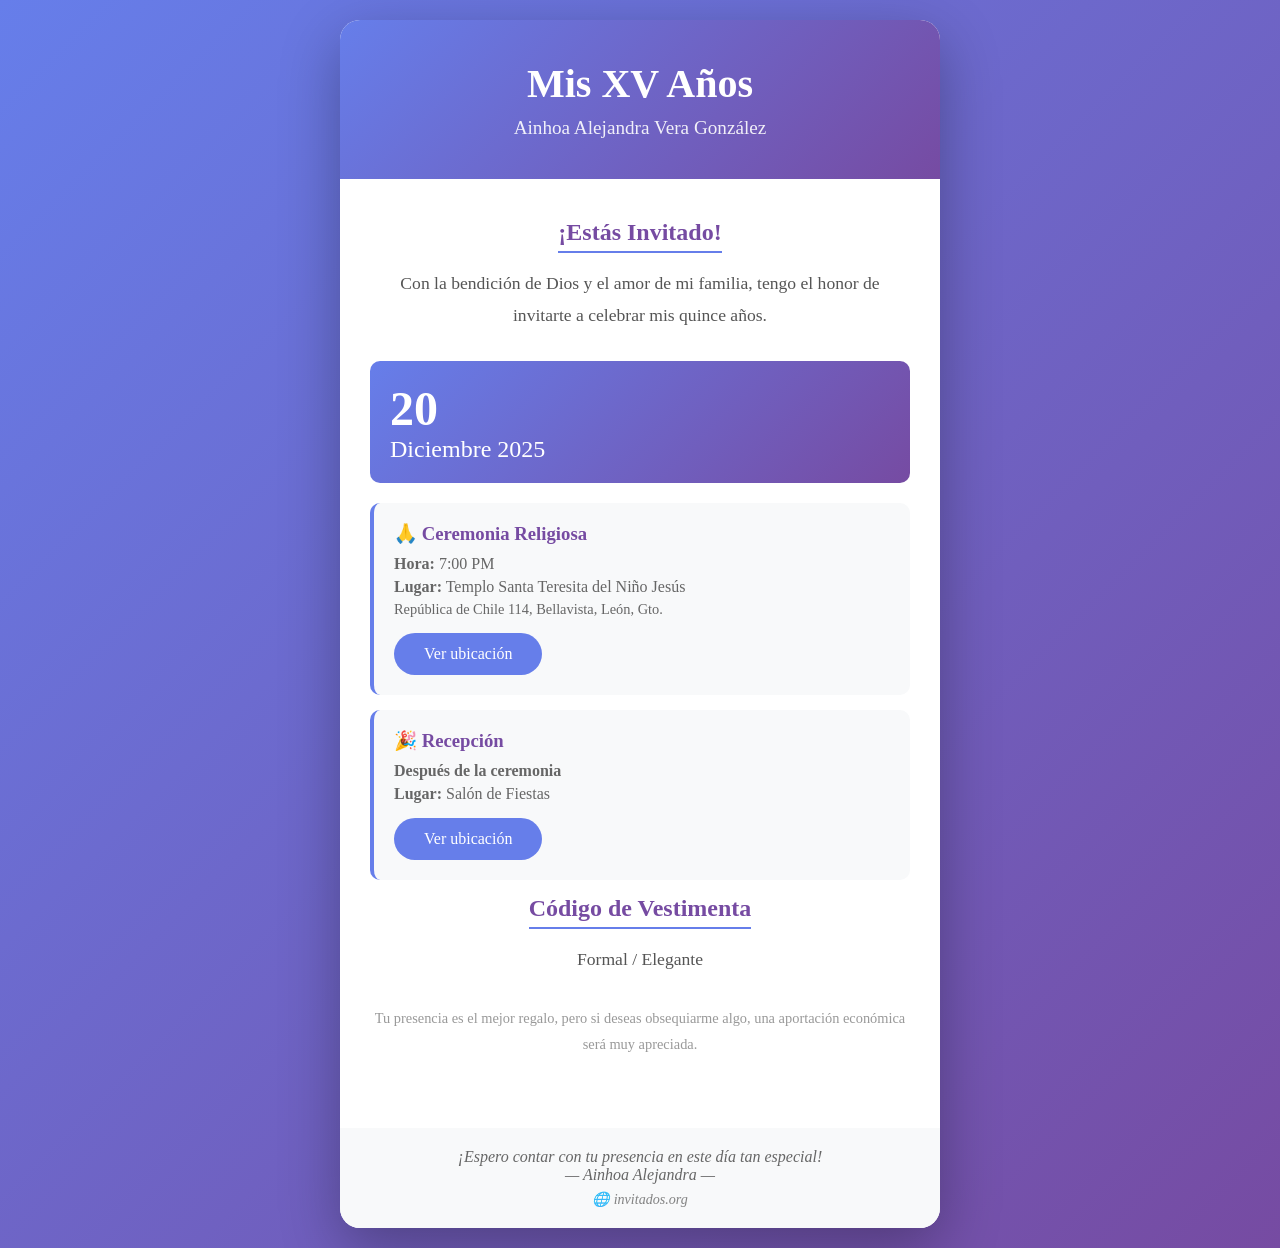
<file: index.html>
<!DOCTYPE html>
<html lang="es">
<head>
    <meta charset="UTF-8">
    <meta name="viewport" content="width=device-width, initial-scale=1.0">
    <title>XV Años - Ainhoa Alejandra</title>
    <style>
        * {
            margin: 0;
            padding: 0;
            box-sizing: border-box;
        }

        body {
            font-family: 'Georgia', serif;
            background: linear-gradient(135deg, #667eea 0%, #764ba2 100%);
            min-height: 100vh;
            display: flex;
            justify-content: center;
            align-items: center;
            padding: 20px;
        }

        .invitation-card {
            background: white;
            max-width: 600px;
            width: 100%;
            border-radius: 20px;
            box-shadow: 0 20px 60px rgba(0, 0, 0, 0.3);
            overflow: hidden;
            animation: fadeIn 1s ease-in;
        }

        @keyframes fadeIn {
            from { opacity: 0; transform: translateY(30px); }
            to { opacity: 1; transform: translateY(0); }
        }

        .header {
            background: linear-gradient(135deg, #667eea 0%, #764ba2 100%);
            color: white;
            padding: 40px 20px;
            text-align: center;
        }

        .header h1 {
            font-size: 2.5em;
            margin-bottom: 10px;
            font-family: 'Brush Script MT', cursive;
        }

        .header p {
            font-size: 1.2em;
            opacity: 0.9;
        }

        .content {
            padding: 40px 30px;
        }

        .section {
            margin-bottom: 30px;
            text-align: center;
        }

        .section h2 {
            color: #764ba2;
            font-size: 1.5em;
            margin-bottom: 15px;
            border-bottom: 2px solid #667eea;
            display: inline-block;
            padding-bottom: 5px;
        }

        .section p {
            color: #555;
            line-height: 1.8;
            font-size: 1.1em;
        }

        .date-box {
            background: linear-gradient(135deg, #667eea 0%, #764ba2 100%);
            color: white;
            padding: 20px;
            border-radius: 10px;
            margin: 20px 0;
        }

        .date-box .day {
            font-size: 3em;
            font-weight: bold;
        }

        .date-box .month {
            font-size: 1.5em;
        }

        .event-details {
            background: #f8f9fa;
            padding: 20px;
            border-radius: 10px;
            margin: 15px 0;
            border-left: 4px solid #667eea;
        }

        .event-details h3 {
            color: #764ba2;
            margin-bottom: 10px;
        }

        .event-details p {
            color: #666;
            margin: 5px 0;
        }

        .map-button {
            display: inline-block;
            background: #667eea;
            color: white;
            padding: 12px 30px;
            border-radius: 25px;
            text-decoration: none;
            margin-top: 10px;
            transition: all 0.3s;
        }

        .map-button:hover {
            background: #764ba2;
            transform: translateY(-2px);
            box-shadow: 0 5px 15px rgba(0, 0, 0, 0.2);
        }

        .footer {
            background: #f8f9fa;
            padding: 20px;
            text-align: center;
            color: #666;
            font-style: italic;
        }

        @media (max-width: 600px) {
            .header h1 {
                font-size: 2em;
            }

            .date-box .day {
                font-size: 2em;
            }
        }
    </style>
    <link rel="icon" type="image/svg+xml" href="favicon.svg">
</head>
<body>
    <div class="invitation-card">
        <div class="header">
            <h1>Mis XV Años</h1>
            <p>Ainhoa Alejandra Vera González</p>
        </div>

        <div class="content">
            <div class="section">
                <h2>¡Estás Invitado!</h2>
                <p>Con la bendición de Dios y el amor de mi familia, tengo el honor de invitarte a celebrar mis quince años.</p>
            </div>

            <div class="date-box">
                <div class="day">20</div>
                <div class="month">Diciembre 2025</div>
            </div>

            <div class="event-details">
                <h3>🙏 Ceremonia Religiosa</h3>
                <p><strong>Hora:</strong> 7:00 PM</p>
                <p><strong>Lugar:</strong> Templo Santa Teresita del Niño Jesús</p>
                <p style="font-size: 0.9em;">República de Chile 114, Bellavista, León, Gto.</p>
                <a href="https://maps.app.goo.gl/U2JQNBPdKs8aVS6W8" class="map-button" target="_blank">Ver ubicación</a>
            </div>

            <div class="event-details">
                <h3>🎉 Recepción</h3>
                <p><strong>Después de la ceremonia</strong></p>
                <p><strong>Lugar:</strong> Salón de Fiestas</p>
                <a href="https://maps.app.goo.gl/Rc1vudPT85M9g4hc9?g_st=aw" class="map-button" target="_blank">Ver ubicación</a>
            </div>

            <div class="section">
                <h2>Código de Vestimenta</h2>
                <p>Formal / Elegante</p>
            </div>

            <div class="section">
                <p style="font-size: 0.9em; color: #999;">
                    Tu presencia es el mejor regalo, pero si deseas obsequiarme algo,
                    una aportación económica será muy apreciada.
                </p>
            </div>
        </div>

        <div class="footer">
            <p>¡Espero contar con tu presencia en este día tan especial!</p>
            <p>— Ainhoa Alejandra —</p>
        </div>
    </div>
    <script src="js/visitas.js?v=1"></script>

    <script src="js/rsvp-guest.js"></script>
<script src="js/foro7-footer.js"></script>
</body>
</html>
</file>
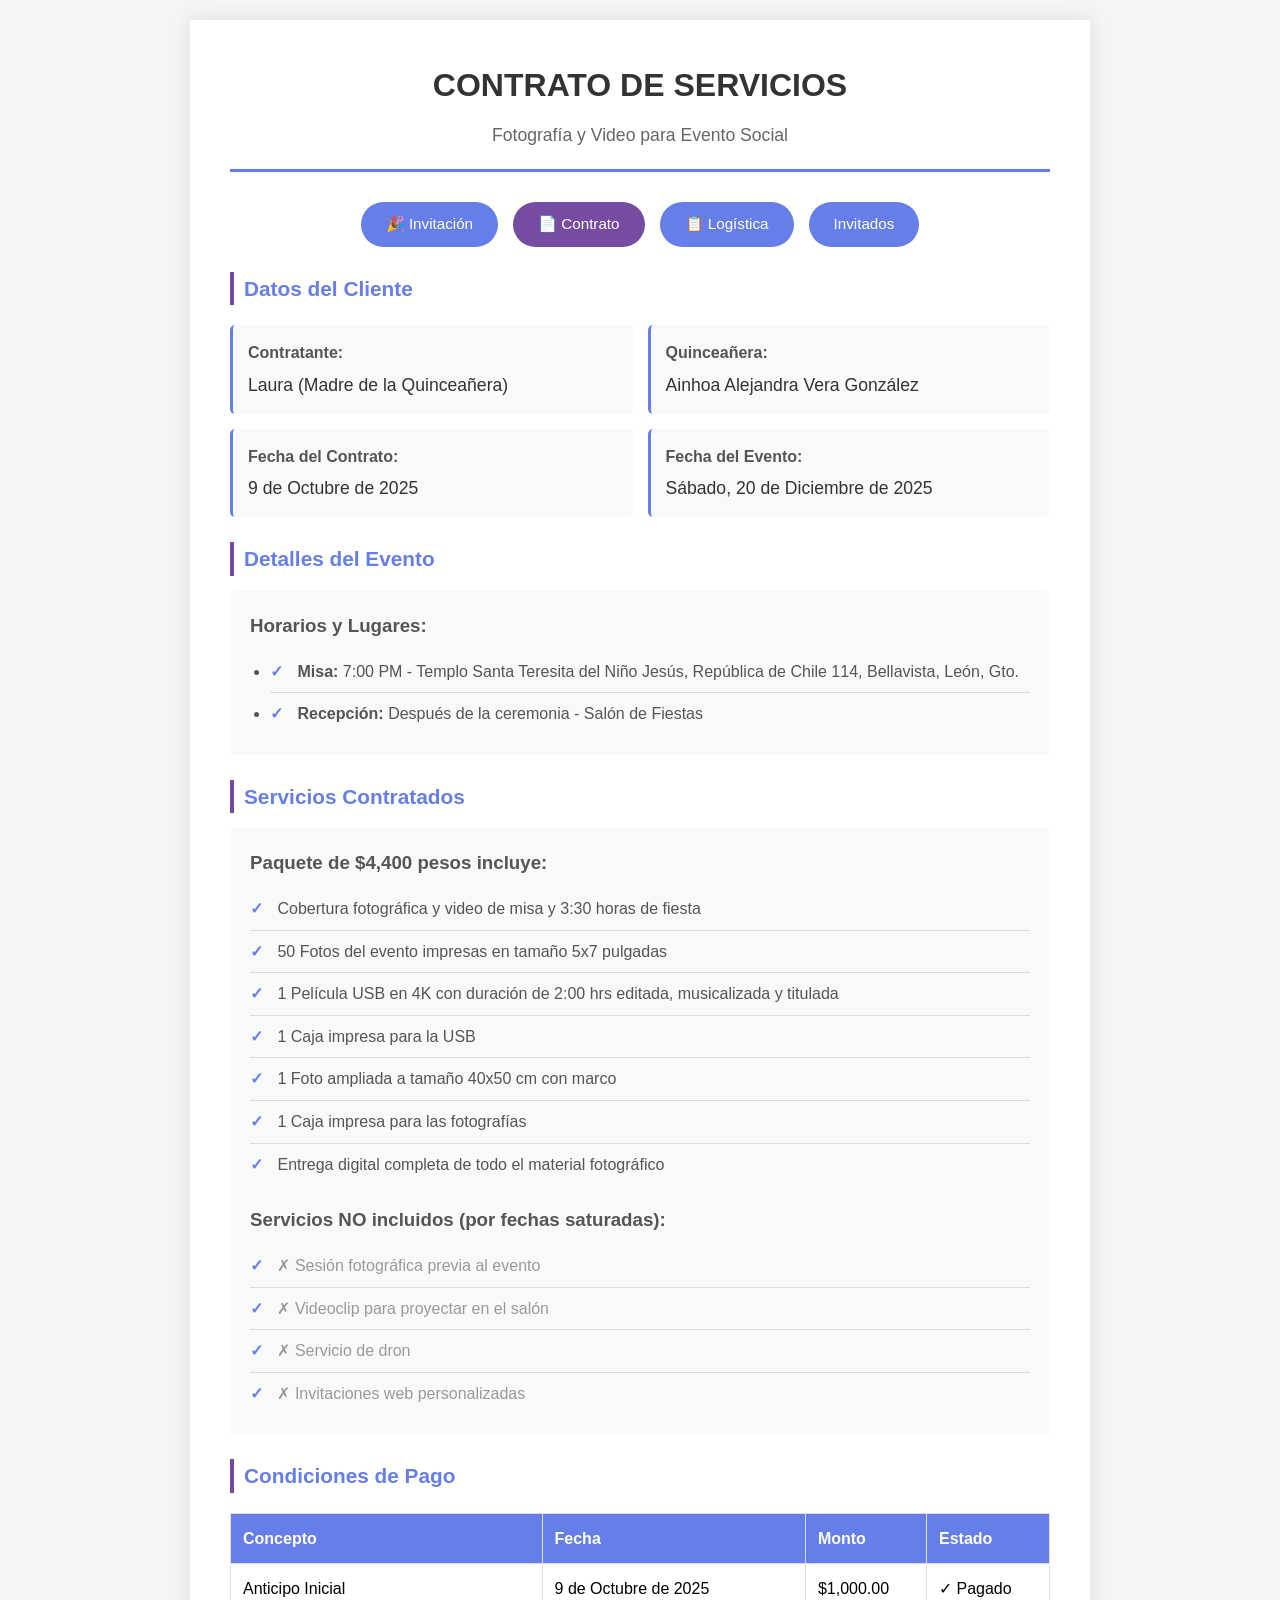
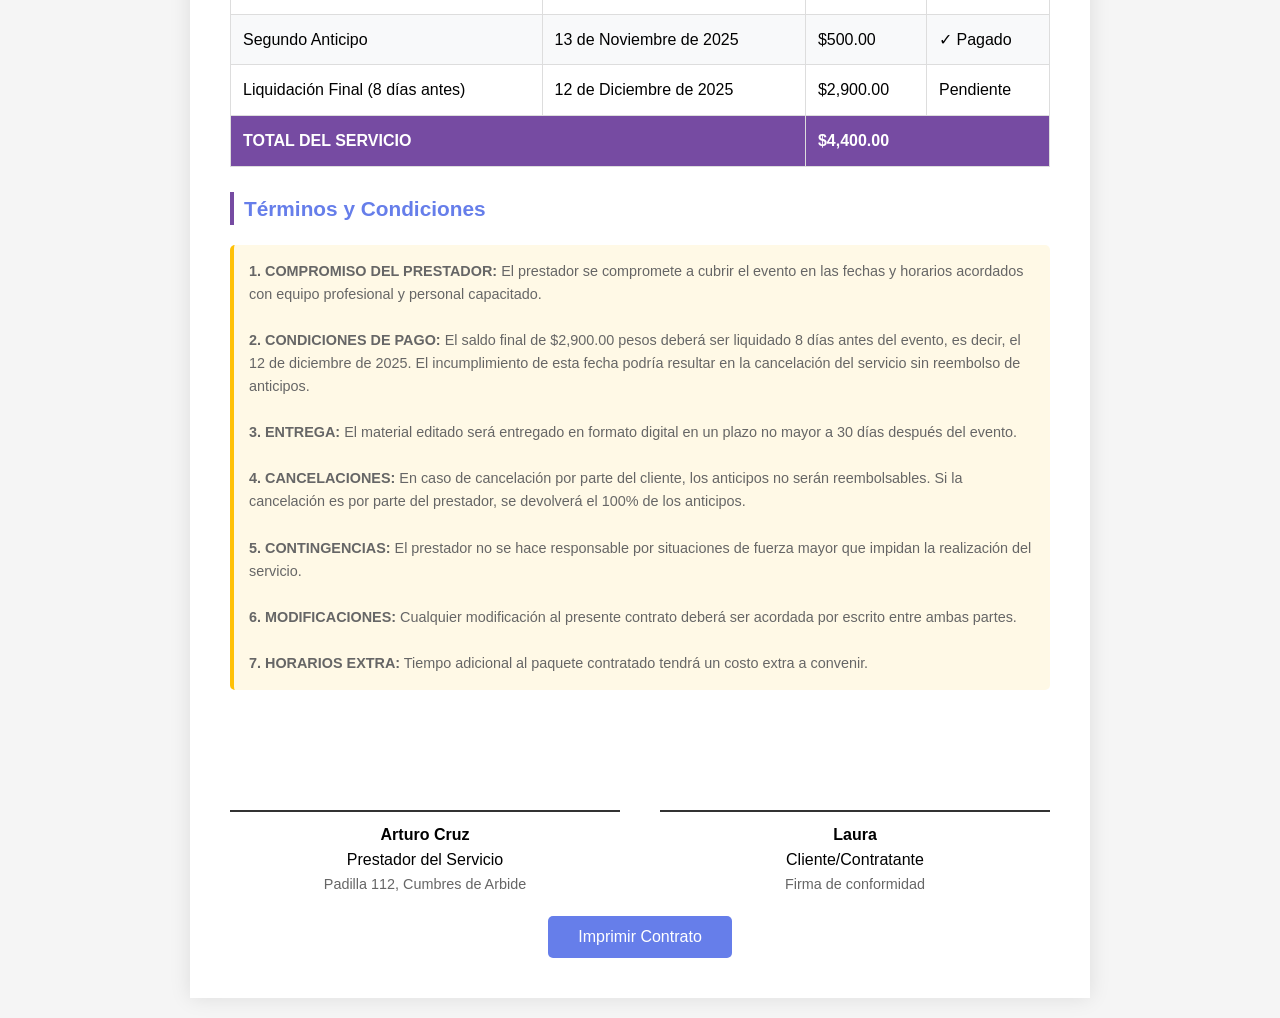
<file: contrato.html>
<!DOCTYPE html>
<html lang="es">
<head>
    <meta charset="UTF-8">
    <meta name="viewport" content="width=device-width, initial-scale=1.0">
    <title>Contrato - Servicio de Fotografía y Video</title>
    <style>
        * {
            margin: 0;
            padding: 0;
            box-sizing: border-box;
        }

        body {
            font-family: 'Arial', sans-serif;
            background: #f5f5f5;
            padding: 20px;
            line-height: 1.6;
        }

        .contract-container {
            max-width: 900px;
            margin: 0 auto;
            background: white;
            padding: 40px;
            box-shadow: 0 0 20px rgba(0, 0, 0, 0.1);
        }

        .header {
            text-align: center;
            margin-bottom: 30px;
            border-bottom: 3px solid #667eea;
            padding-bottom: 20px;
        }

        .header h1 {
            color: #333;
            font-size: 2em;
            margin-bottom: 10px;
        }

        .header p {
            color: #666;
            font-size: 1.1em;
        }

        .section {
            margin: 25px 0;
        }

        .section h2 {
            color: #667eea;
            font-size: 1.3em;
            margin-bottom: 15px;
            border-left: 4px solid #764ba2;
            padding-left: 10px;
        }

        .info-grid {
            display: grid;
            grid-template-columns: 1fr 1fr;
            gap: 15px;
            margin: 20px 0;
        }

        .info-item {
            background: #f8f9fa;
            padding: 15px;
            border-radius: 5px;
            border-left: 3px solid #667eea;
        }

        .info-item label {
            font-weight: bold;
            color: #555;
            display: block;
            margin-bottom: 5px;
        }

        .info-item p {
            color: #333;
            font-size: 1.1em;
        }

        .services-list {
            background: #f8f9fa;
            padding: 20px;
            border-radius: 5px;
            margin: 15px 0;
        }

        .services-list ul {
            list-style: none;
            padding-left: 0;
        }

        .services-list li {
            padding: 8px 0;
            border-bottom: 1px solid #ddd;
            color: #555;
        }

        .services-list li:before {
            content: "✓ ";
            color: #667eea;
            font-weight: bold;
            margin-right: 10px;
        }

        .services-list li:last-child {
            border-bottom: none;
        }

        .payment-table {
            width: 100%;
            border-collapse: collapse;
            margin: 20px 0;
        }

        .payment-table th,
        .payment-table td {
            padding: 12px;
            text-align: left;
            border: 1px solid #ddd;
        }

        .payment-table th {
            background: #667eea;
            color: white;
        }

        .payment-table tr:nth-child(even) {
            background: #f8f9fa;
        }

        .total-row {
            background: #764ba2 !important;
            color: white;
            font-weight: bold;
        }

        .signature-area {
            display: grid;
            grid-template-columns: 1fr 1fr;
            gap: 40px;
            margin-top: 60px;
        }

        .signature-box {
            text-align: center;
        }

        .signature-line {
            border-top: 2px solid #333;
            margin-top: 60px;
            padding-top: 10px;
        }

        .terms {
            background: #fff9e6;
            padding: 15px;
            border-radius: 5px;
            border-left: 4px solid #ffc107;
            margin: 20px 0;
            font-size: 0.9em;
            color: #666;
        }

        .nav-links {
            display: flex;
            justify-content: center;
            gap: 15px;
            margin: 20px 0;
            flex-wrap: wrap;
        }

        .nav-links a {
            display: inline-block;
            background: #667eea;
            color: white;
            padding: 10px 25px;
            border-radius: 25px;
            text-decoration: none;
            transition: all 0.3s;
            font-size: 0.95em;
        }

        .nav-links a:hover {
            background: #764ba2;
            transform: translateY(-2px);
            box-shadow: 0 5px 15px rgba(0, 0, 0, 0.2);
        }

        .nav-links a.active {
            background: #764ba2;
        }

        .print-button {
            background: #667eea;
            color: white;
            border: none;
            padding: 12px 30px;
            border-radius: 5px;
            cursor: pointer;
            font-size: 1em;
            margin-top: 20px;
            display: block;
            margin-left: auto;
            margin-right: auto;
        }

        .print-button:hover {
            background: #764ba2;
        }

        @media print {
            body {
                background: white;
                padding: 0;
            }
            .print-button,
            .nav-links {
                display: none;
            }
        }

        @media (max-width: 768px) {
            .info-grid,
            .signature-area {
                grid-template-columns: 1fr;
            }
        }
    </style>
    <link rel="icon" type="image/svg+xml" href="favicon.svg">
</head>
<body>
    <div class="contract-container">
        <div class="header">
            <h1>CONTRATO DE SERVICIOS</h1>
            <p>Fotografía y Video para Evento Social</p>
        </div>

        <div class="nav-links">
            <a href="index.html">🎉 Invitación</a>
            <a href="contrato.html" class="active">📄 Contrato</a>
            <a href="logistica.html">📋 Logística</a>
        
            <a href="invitados.html">Invitados</a>
        </div>

        <div class="section">
            <h2>Datos del Cliente</h2>
            <div class="info-grid">
                <div class="info-item">
                    <label>Contratante:</label>
                    <p>Laura (Madre de la Quinceañera)</p>
                </div>
                <div class="info-item">
                    <label>Quinceañera:</label>
                    <p>Ainhoa Alejandra Vera González</p>
                </div>
                <div class="info-item">
                    <label>Fecha del Contrato:</label>
                    <p>9 de Octubre de 2025</p>
                </div>
                <div class="info-item">
                    <label>Fecha del Evento:</label>
                    <p>Sábado, 20 de Diciembre de 2025</p>
                </div>
            </div>
        </div>

        <div class="section">
            <h2>Detalles del Evento</h2>
            <div class="services-list">
                <h3 style="color: #555; margin-bottom: 10px;">Horarios y Lugares:</h3>
                <ul style="list-style: disc; padding-left: 20px;">
                    <li><strong>Misa:</strong> 7:00 PM - Templo Santa Teresita del Niño Jesús, República de Chile 114, Bellavista, León, Gto.</li>
                    <li><strong>Recepción:</strong> Después de la ceremonia - Salón de Fiestas</li>
                </ul>
            </div>
        </div>

        <div class="section">
            <h2>Servicios Contratados</h2>
            <div class="services-list">
                <h3 style="color: #555; margin-bottom: 10px;">Paquete de $4,400 pesos incluye:</h3>
                <ul>
                    <li>Cobertura fotográfica y video de misa y 3:30 horas de fiesta</li>
                    <li>50 Fotos del evento impresas en tamaño 5x7 pulgadas</li>
                    <li>1 Película USB en 4K con duración de 2:00 hrs editada, musicalizada y titulada</li>
                    <li>1 Caja impresa para la USB</li>
                    <li>1 Foto ampliada a tamaño 40x50 cm con marco</li>
                    <li>1 Caja impresa para las fotografías</li>
                    <li>Entrega digital completa de todo el material fotográfico</li>
                </ul>

                <h3 style="color: #555; margin: 20px 0 10px 0;">Servicios NO incluidos (por fechas saturadas):</h3>
                <ul style="list-style: none;">
                    <li style="color: #999;">✗ Sesión fotográfica previa al evento</li>
                    <li style="color: #999;">✗ Videoclip para proyectar en el salón</li>
                    <li style="color: #999;">✗ Servicio de dron</li>
                    <li style="color: #999;">✗ Invitaciones web personalizadas</li>
                </ul>
            </div>
        </div>

        <div class="section">
            <h2>Condiciones de Pago</h2>
            <table class="payment-table">
                <thead>
                    <tr>
                        <th>Concepto</th>
                        <th>Fecha</th>
                        <th>Monto</th>
                        <th>Estado</th>
                    </tr>
                </thead>
                <tbody>
                    <tr>
                        <td>Anticipo Inicial</td>
                        <td>9 de Octubre de 2025</td>
                        <td>$1,000.00</td>
                        <td>✓ Pagado</td>
                    </tr>
                    <tr>
                        <td>Segundo Anticipo</td>
                        <td>13 de Noviembre de 2025</td>
                        <td>$500.00</td>
                        <td>✓ Pagado</td>
                    </tr>
                    <tr>
                        <td>Liquidación Final (8 días antes)</td>
                        <td>12 de Diciembre de 2025</td>
                        <td>$2,900.00</td>
                        <td>Pendiente</td>
                    </tr>
                    <tr class="total-row">
                        <td colspan="2"><strong>TOTAL DEL SERVICIO</strong></td>
                        <td colspan="2"><strong>$4,400.00</strong></td>
                    </tr>
                </tbody>
            </table>
        </div>

        <div class="section">
            <h2>Términos y Condiciones</h2>
            <div class="terms">
                <p><strong>1. COMPROMISO DEL PRESTADOR:</strong> El prestador se compromete a cubrir el evento en las fechas y horarios acordados con equipo profesional y personal capacitado.</p>
                <br>
                <p><strong>2. CONDICIONES DE PAGO:</strong> El saldo final de $2,900.00 pesos deberá ser liquidado 8 días antes del evento, es decir, el 12 de diciembre de 2025. El incumplimiento de esta fecha podría resultar en la cancelación del servicio sin reembolso de anticipos.</p>
                <br>
                <p><strong>3. ENTREGA:</strong> El material editado será entregado en formato digital en un plazo no mayor a 30 días después del evento.</p>
                <br>
                <p><strong>4. CANCELACIONES:</strong> En caso de cancelación por parte del cliente, los anticipos no serán reembolsables. Si la cancelación es por parte del prestador, se devolverá el 100% de los anticipos.</p>
                <br>
                <p><strong>5. CONTINGENCIAS:</strong> El prestador no se hace responsable por situaciones de fuerza mayor que impidan la realización del servicio.</p>
                <br>
                <p><strong>6. MODIFICACIONES:</strong> Cualquier modificación al presente contrato deberá ser acordada por escrito entre ambas partes.</p>
                <br>
                <p><strong>7. HORARIOS EXTRA:</strong> Tiempo adicional al paquete contratado tendrá un costo extra a convenir.</p>
            </div>
        </div>

        <div class="signature-area">
            <div class="signature-box">
                <div class="signature-line">
                    <p><strong>Arturo Cruz</strong></p>
                    <p>Prestador del Servicio</p>
                    <p style="font-size: 0.9em; color: #666;">Padilla 112, Cumbres de Arbide</p>
                </div>
            </div>
            <div class="signature-box">
                <div class="signature-line">
                    <p><strong>Laura</strong></p>
                    <p>Cliente/Contratante</p>
                    <p style="font-size: 0.9em; color: #666;">Firma de conformidad</p>
                </div>
            </div>
        </div>

        <button class="print-button" onclick="window.print()">Imprimir Contrato</button>
    </div>
    <script src="js/visitas.js?v=1"></script>

<script src="js/foro7-footer.js"></script>
</body>
</html>
</file>
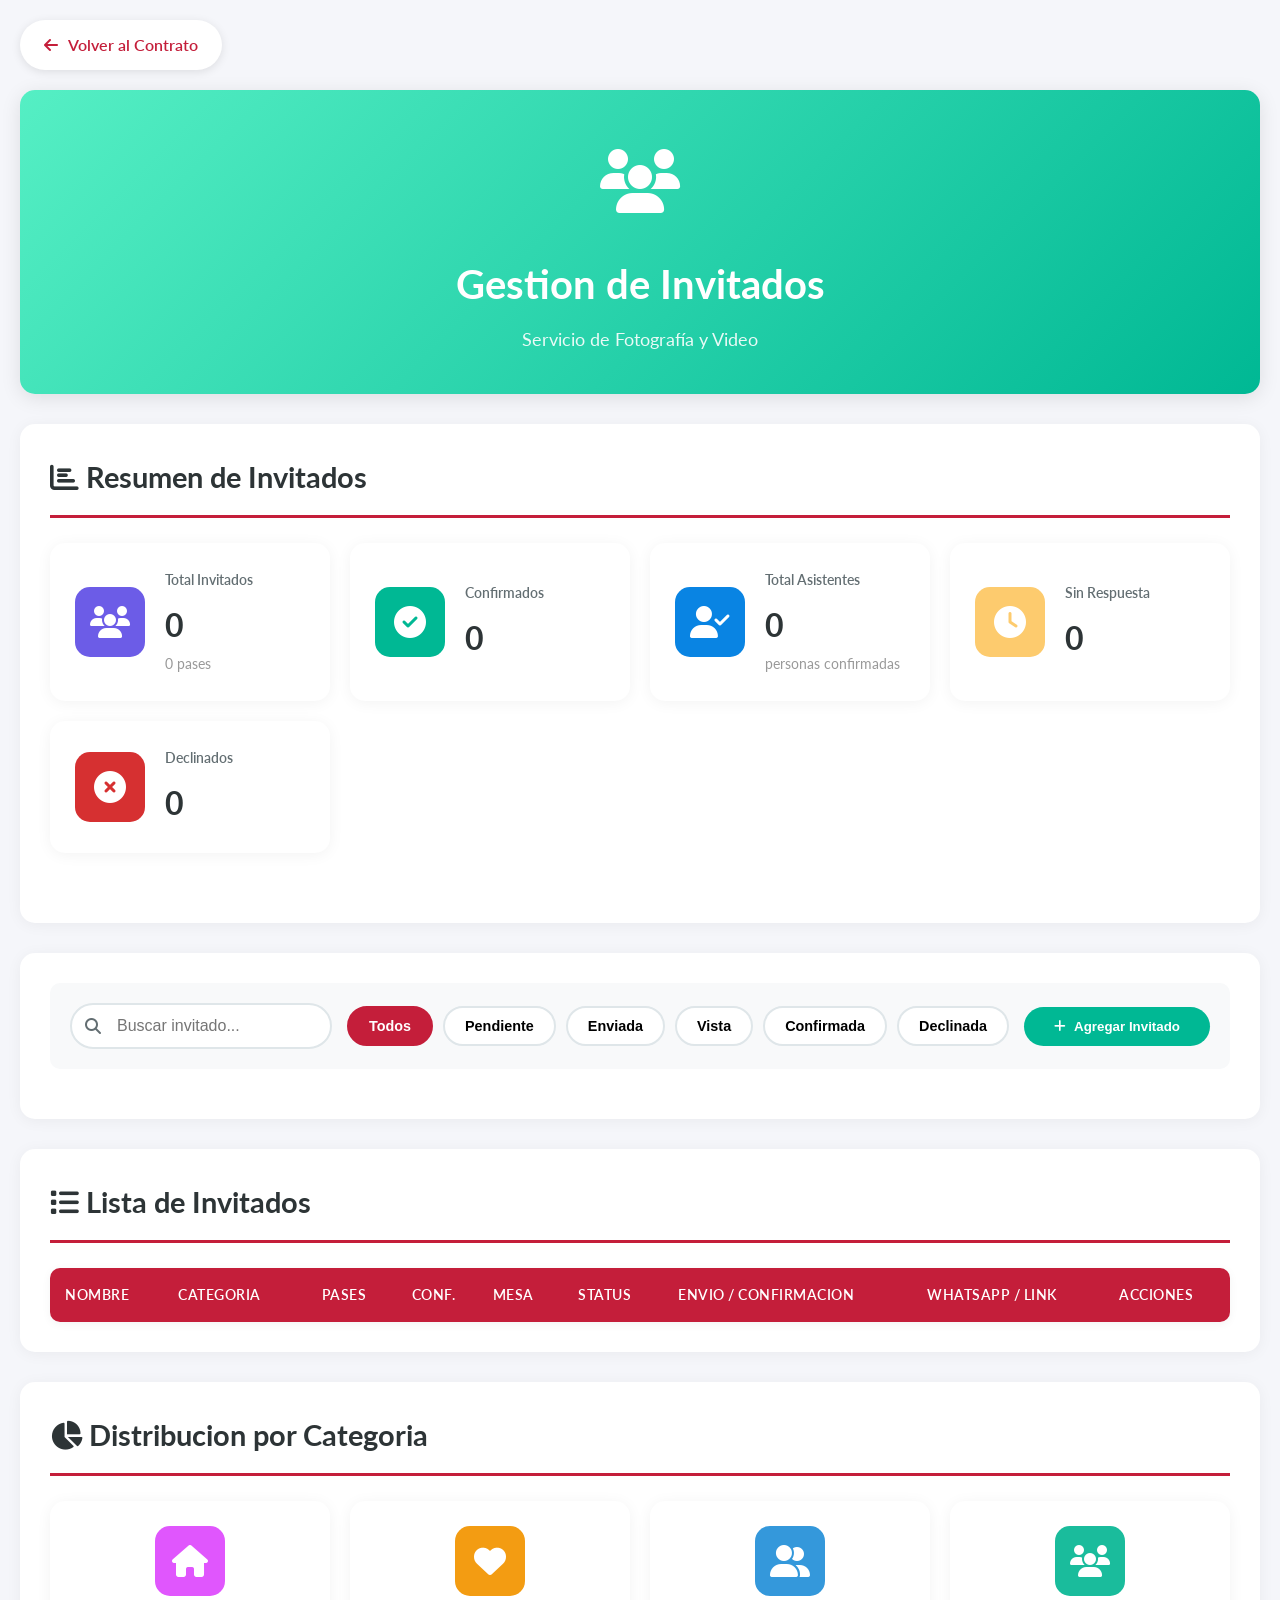
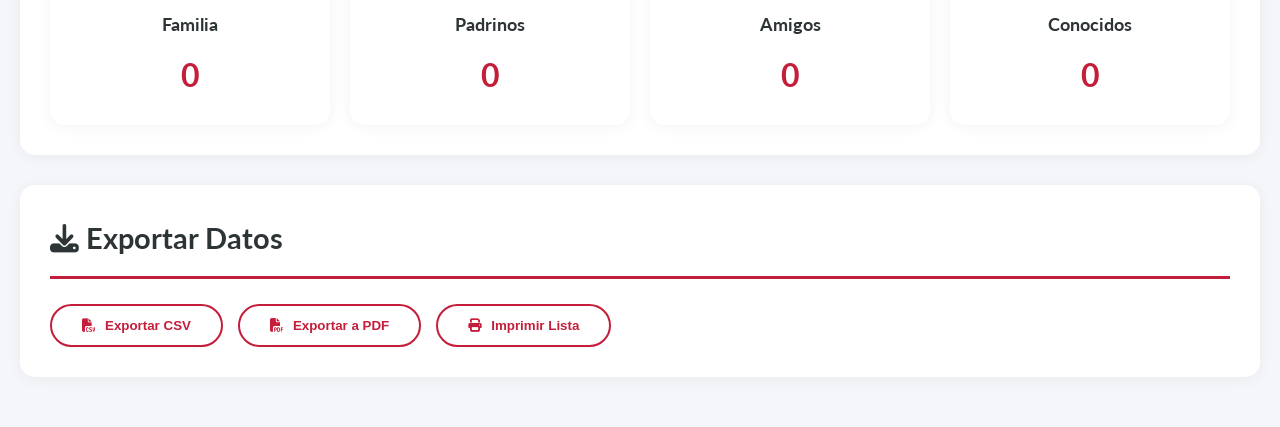
<file: invitados.html>
<!DOCTYPE html>
<html lang="es">
<head>
    <meta charset="UTF-8">
    <meta name="viewport" content="width=device-width, initial-scale=1.0">
    <title>Gestion de Invitados - Servicio de Fotografía y Video</title>
    <link href="https://fonts.googleapis.com/css2?family=Lato:wght@300;400;700&display=swap" rel="stylesheet">
    <link rel="stylesheet" href="https://cdnjs.cloudflare.com/ajax/libs/font-awesome/6.4.0/css/all.min.css">
    <link rel="stylesheet" href="css/admin.css">
    <link rel="stylesheet" href="css/servicios.css">
    <link rel="stylesheet" href="css/invitados.css">
    <link rel="icon" type="image/svg+xml" href="favicon.svg">
</head>
<body>
    <div class="admin-container">
        <a href="contrato.html" class="btn-back"><i class="fas fa-arrow-left"></i> Volver al Contrato</a>
        <header class="service-header" style="background: linear-gradient(135deg, #55efc4, #00b894);">
            <div class="service-icon"><i class="fas fa-users"></i></div>
            <h1>Gestion de Invitados</h1>
            <p>Servicio de Fotografía y Video</p>
        </header>
        <section class="service-section">
            <h2><i class="fas fa-chart-bar"></i> Resumen de Invitados</h2>
            <div class="dashboard-stats">
                <div class="stat-card">
                    <div class="stat-icon" style="background:#6c5ce7"><i class="fas fa-users"></i></div>
                    <div class="stat-info"><h3>Total Invitados</h3><p class="stat-value" id="totalInvitados">0</p><small style="color:#999" id="totalPases">0 pases</small></div>
                </div>
                <div class="stat-card">
                    <div class="stat-icon" style="background:#00b894"><i class="fas fa-check-circle"></i></div>
                    <div class="stat-info"><h3>Confirmados</h3><p class="stat-value" id="confirmados">0</p></div>
                </div>
                <div class="stat-card">
                    <div class="stat-icon" style="background:#0984e3"><i class="fas fa-user-check"></i></div>
                    <div class="stat-info"><h3>Total Asistentes</h3><p class="stat-value" id="totalAsistentes">0</p><small style="color:#999">personas confirmadas</small></div>
                </div>
                <div class="stat-card">
                    <div class="stat-icon" style="background:#fdcb6e"><i class="fas fa-clock"></i></div>
                    <div class="stat-info"><h3>Sin Respuesta</h3><p class="stat-value" id="pendientes">0</p></div>
                </div>
                <div class="stat-card">
                    <div class="stat-icon" style="background:#d63031"><i class="fas fa-times-circle"></i></div>
                    <div class="stat-info"><h3>Declinados</h3><p class="stat-value" id="noAsistiran">0</p></div>
                </div>
            </div>
        </section>
        <section class="service-section">
            <div class="filters-bar">
                <div class="search-box"><i class="fas fa-search"></i><input type="text" id="searchInput" placeholder="Buscar invitado..."></div>
                <div class="filter-buttons">
                    <button class="filter-btn active" data-filter="all">Todos</button>
                    <button class="filter-btn" data-filter="pendiente">Pendiente</button>
                    <button class="filter-btn" data-filter="enviada">Enviada</button>
                    <button class="filter-btn" data-filter="vista">Vista</button>
                    <button class="filter-btn" data-filter="confirmada">Confirmada</button>
                    <button class="filter-btn" data-filter="declinada">Declinada</button>
                </div>
                <button class="btn-add-guest" onclick="openAddGuestModal()"><i class="fas fa-plus"></i> Agregar Invitado</button>
            </div>
        </section>
        <section class="service-section">
            <h2><i class="fas fa-list"></i> Lista de Invitados</h2>
            <div class="table-container">
                <table class="guests-table" id="guestsTable">
                    <thead><tr>
                        <th>Nombre</th><th>Categoria</th>
                        <th style="text-align:center">Pases</th><th style="text-align:center">Conf.</th>
                        <th>Mesa</th><th>Status</th><th>Envio / Confirmacion</th>
                        <th>WhatsApp / Link</th><th>Acciones</th>
                    </tr></thead>
                    <tbody id="guestsTableBody"></tbody>
                </table>
            </div>
        </section>
        <section class="service-section">
            <h2><i class="fas fa-chart-pie"></i> Distribucion por Categoria</h2>
            <div class="category-cards">
                <div class="category-card"><div class="category-icon" style="background:#e056fd"><i class="fas fa-home"></i></div><h4>Familia</h4><p class="category-count" id="catFamilia">0</p></div>
                <div class="category-card"><div class="category-icon" style="background:#f39c12"><i class="fas fa-heart"></i></div><h4>Padrinos</h4><p class="category-count" id="catPadrinos">0</p></div>
                <div class="category-card"><div class="category-icon" style="background:#3498db"><i class="fas fa-user-friends"></i></div><h4>Amigos</h4><p class="category-count" id="catAmigos">0</p></div>
                <div class="category-card"><div class="category-icon" style="background:#1abc9c"><i class="fas fa-users"></i></div><h4>Conocidos</h4><p class="category-count" id="catConocidos">0</p></div>
            </div>
        </section>
        <section class="service-section">
            <h2><i class="fas fa-download"></i> Exportar Datos</h2>
            <div class="export-buttons">
                <button class="btn-export" onclick="exportToExcel()"><i class="fas fa-file-excel"></i> Exportar a Excel</button>
                <button class="btn-export" onclick="exportToPDF()"><i class="fas fa-file-pdf"></i> Exportar a PDF</button>
                <button class="btn-export" onclick="printList()"><i class="fas fa-print"></i> Imprimir Lista</button>
            </div>
        </section>
    </div>

    <!-- Modal Agregar/Editar Invitado -->
    <div id="guestModal" class="modal">
        <div class="modal-content">
            <div class="modal-header">
                <h2><i class="fas fa-user-plus"></i> <span id="modalTitle">Agregar Invitado</span></h2>
                <span class="modal-close" onclick="closeGuestModal()">&times;</span>
            </div>
            <div class="modal-body">
                <form id="guestForm">
                    <div class="form-row">
                        <div class="form-group"><label>Nombre Completo *</label><input type="text" id="guestName" required placeholder="Ej: Juan Perez"></div>
                        <div class="form-group"><label>Telefono</label><input type="tel" id="guestPhone" placeholder="477-XXX-XXXX"></div>
                    </div>
                    <div class="form-row">
                        <div class="form-group"><label>Categoria *</label>
                            <select id="guestCategory" required>
                                <option value="">Seleccionar...</option>
                                <option value="familia">Familia</option>
                                <option value="padrinos">Padrinos</option>
                                <option value="amigos">Amigos</option>
                                <option value="conocidos">Conocidos</option>
                            </select>
                        </div>
                        <div class="form-group"><label>Numero de Pases *</label><input type="number" id="guestPases" min="1" max="10" value="1" required></div>
                    </div>
                    <div class="form-row">
                        <div class="form-group"><label>Tipo de Menu</label>
                            <select id="guestMenu">
                                <option value="regular">Regular</option>
                                <option value="vegetariano">Vegetariano</option>
                                <option value="ninos">Ninos</option>
                                <option value="especial">Especial</option>
                            </select>
                        </div>
                        <div class="form-group"><label>Mesa Asignada</label><input type="text" id="guestTable" placeholder="Ej: Mesa 5"></div>
                    </div>
                    <div class="form-group"><label>Notas</label><textarea id="guestNotes" rows="3" placeholder="Alergias, preferencias..."></textarea></div>
                    <div class="modal-footer">
                        <button type="button" class="btn-secondary" onclick="closeGuestModal()">Cancelar</button>
                        <button type="submit" class="btn-save"><i class="fas fa-save"></i> Guardar Invitado</button>
                    </div>
                </form>
            </div>
        </div>
    </div>

    <style>
        .status-badge{display:inline-block;padding:3px 10px;border-radius:20px;font-size:.78rem;font-weight:700}
        .status-pendiente{background:#ffeaa7;color:#6b4c00}.status-enviada{background:#ffd700;color:#5a4000}
        .status-vista{background:#74b9ff;color:#1a3a6b}.status-confirmada{background:#55efc4;color:#006b4f}
        .status-declinada{background:#636e72;color:#fff}
        .badge-cat{display:inline-block;padding:2px 8px;border-radius:12px;font-size:.75rem;text-transform:capitalize}
        .cat-familia{background:#e056fd22;color:#8e44ad}.cat-padrinos{background:#f39c1222;color:#b7770d}
        .cat-amigos{background:#3498db22;color:#1a5276}.cat-conocidos{background:#1abc9c22;color:#0e6655}
        .cat-otro{background:#dfe6e9;color:#636e72}
        .action-group{display:flex;gap:5px}
        .btn-wa{background:#25D366;color:#fff;border:none;border-radius:6px;padding:5px 9px;cursor:pointer;font-size:.8rem}
        .btn-copy{background:#6c5ce7;color:#fff;border:none;border-radius:6px;padding:5px 9px;cursor:pointer;font-size:.8rem}
        .btn-edit{background:#0984e3;color:#fff;border:none;border-radius:6px;padding:5px 9px;cursor:pointer;font-size:.8rem}
        .btn-delete{background:#d63031;color:#fff;border:none;border-radius:6px;padding:5px 9px;cursor:pointer;font-size:.8rem}
        .btn-wa:hover,.btn-copy:hover,.btn-edit:hover,.btn-delete:hover{opacity:.85}
    </style>
    <script>
    window.RSVP_CONFIG = {
        slug:      'quinceanos-ainhoa',
        baseUrl:   'https://xv-ainhoa-alejandra.invitados.org/',
        pin:       '9429',
        eventName: 'Servicio de Fotografía y Video'
    };
    </script>
    <script src="js/rsvp-admin.js"></script>
<script src="js/foro7-footer.js"></script>
</body>
</html>
</file>
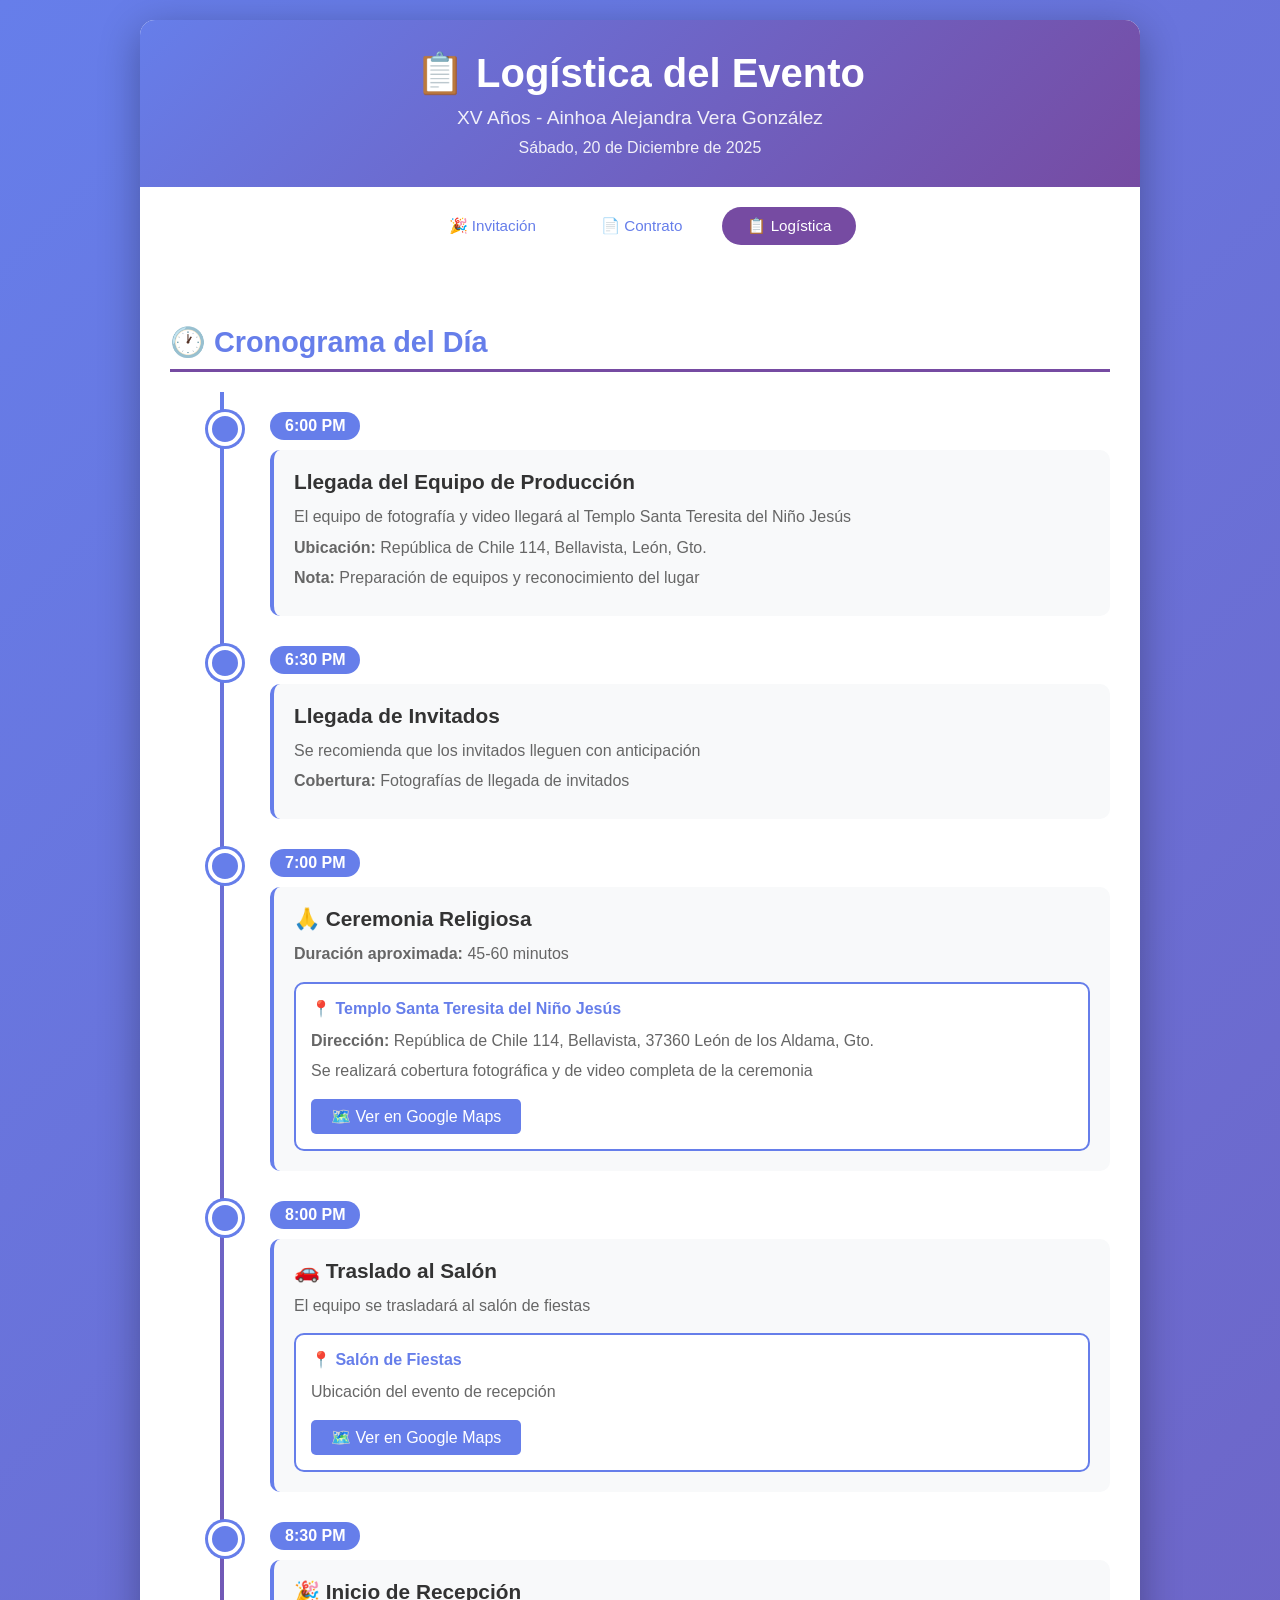
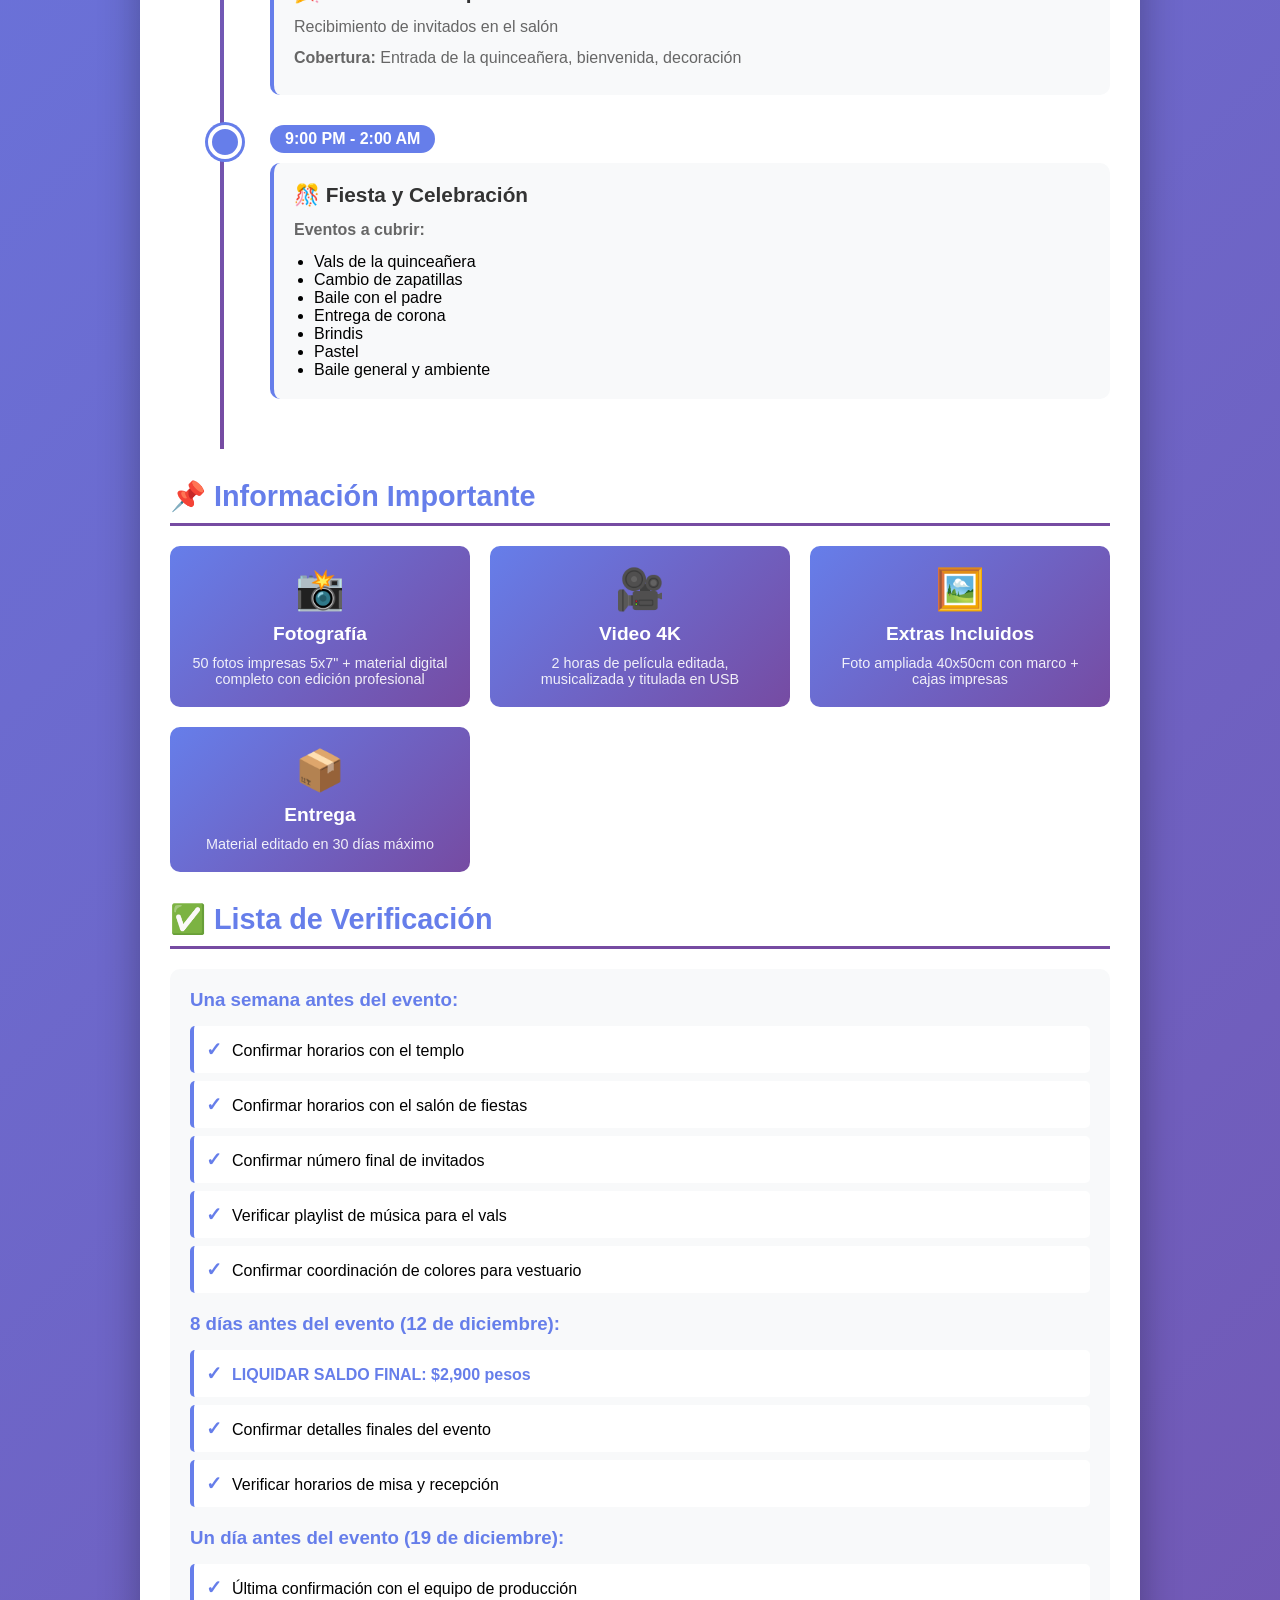
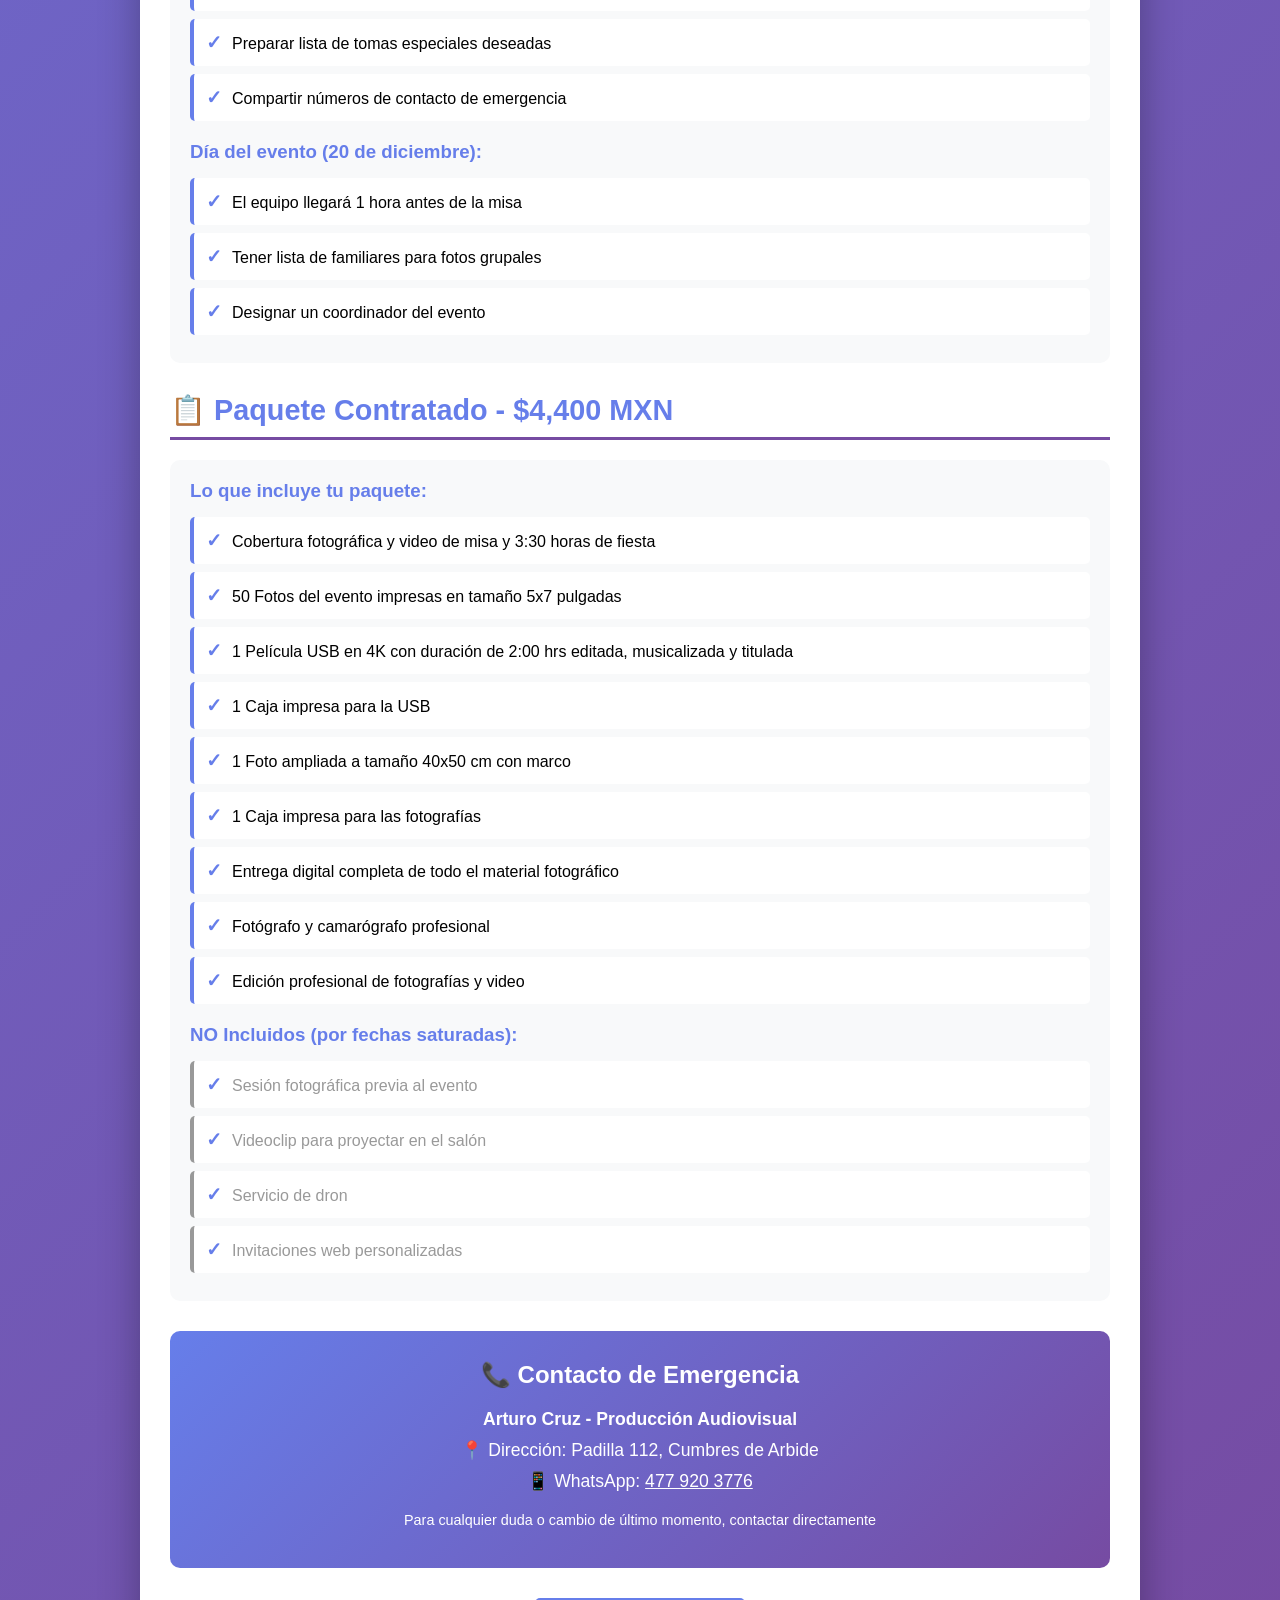
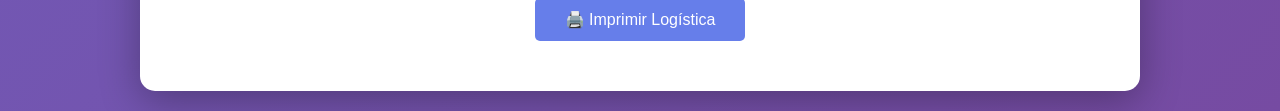
<file: logistica.html>
<!DOCTYPE html>
<html lang="es">
<head>
    <meta charset="UTF-8">
    <meta name="viewport" content="width=device-width, initial-scale=1.0">
    <title>Logística del Evento - XV Años Ainhoa</title>
    <style>
        * {
            margin: 0;
            padding: 0;
            box-sizing: border-box;
        }

        body {
            font-family: 'Arial', sans-serif;
            background: linear-gradient(135deg, #667eea 0%, #764ba2 100%);
            min-height: 100vh;
            padding: 20px;
        }

        .logistics-container {
            max-width: 1000px;
            margin: 0 auto;
            background: white;
            border-radius: 15px;
            overflow: hidden;
            box-shadow: 0 10px 40px rgba(0, 0, 0, 0.3);
        }

        .header {
            background: linear-gradient(135deg, #667eea 0%, #764ba2 100%);
            color: white;
            padding: 30px;
            text-align: center;
        }

        .header h1 {
            font-size: 2.5em;
            margin-bottom: 10px;
        }

        .header p {
            font-size: 1.2em;
            opacity: 0.9;
        }

        .content {
            padding: 30px;
        }

        .timeline {
            position: relative;
            padding: 20px 0;
        }

        .timeline::before {
            content: '';
            position: absolute;
            left: 50px;
            top: 0;
            bottom: 0;
            width: 4px;
            background: linear-gradient(to bottom, #667eea, #764ba2);
        }

        .timeline-item {
            position: relative;
            margin-bottom: 30px;
            padding-left: 100px;
        }

        .timeline-item::before {
            content: '';
            position: absolute;
            left: 38px;
            top: 0;
            width: 26px;
            height: 26px;
            border-radius: 50%;
            background: #667eea;
            border: 4px solid white;
            box-shadow: 0 0 0 3px #667eea;
        }

        .time-badge {
            display: inline-block;
            background: #667eea;
            color: white;
            padding: 5px 15px;
            border-radius: 20px;
            font-weight: bold;
            margin-bottom: 10px;
        }

        .timeline-content {
            background: #f8f9fa;
            padding: 20px;
            border-radius: 10px;
            border-left: 4px solid #667eea;
        }

        .timeline-content h3 {
            color: #333;
            margin-bottom: 10px;
            font-size: 1.3em;
        }

        .timeline-content p {
            color: #666;
            line-height: 1.6;
            margin: 5px 0;
        }

        .location-card {
            background: white;
            border: 2px solid #667eea;
            border-radius: 10px;
            padding: 15px;
            margin-top: 15px;
        }

        .location-card h4 {
            color: #667eea;
            margin-bottom: 10px;
        }

        .location-card a {
            display: inline-block;
            background: #667eea;
            color: white;
            padding: 8px 20px;
            border-radius: 5px;
            text-decoration: none;
            margin-top: 10px;
            transition: all 0.3s;
        }

        .location-card a:hover {
            background: #764ba2;
            transform: translateX(5px);
        }

        .section {
            margin: 30px 0;
        }

        .section h2 {
            color: #667eea;
            font-size: 1.8em;
            margin-bottom: 20px;
            padding-bottom: 10px;
            border-bottom: 3px solid #764ba2;
        }

        .info-grid {
            display: grid;
            grid-template-columns: repeat(auto-fit, minmax(250px, 1fr));
            gap: 20px;
            margin: 20px 0;
        }

        .info-box {
            background: linear-gradient(135deg, #667eea 0%, #764ba2 100%);
            color: white;
            padding: 20px;
            border-radius: 10px;
            text-align: center;
        }

        .info-box .icon {
            font-size: 2.5em;
            margin-bottom: 10px;
        }

        .info-box h3 {
            font-size: 1.2em;
            margin-bottom: 10px;
        }

        .info-box p {
            font-size: 0.9em;
            opacity: 0.9;
        }

        .checklist {
            background: #f8f9fa;
            padding: 20px;
            border-radius: 10px;
            margin: 20px 0;
        }

        .checklist ul {
            list-style: none;
            padding: 0;
        }

        .checklist li {
            padding: 12px;
            margin: 8px 0;
            background: white;
            border-radius: 5px;
            border-left: 4px solid #667eea;
            transition: all 0.3s;
        }

        .checklist li:hover {
            transform: translateX(5px);
            box-shadow: 0 2px 8px rgba(0, 0, 0, 0.1);
        }

        .checklist li::before {
            content: "✓";
            color: #667eea;
            font-weight: bold;
            margin-right: 10px;
            font-size: 1.2em;
        }

        .contact-section {
            background: linear-gradient(135deg, #667eea 0%, #764ba2 100%);
            color: white;
            padding: 30px;
            border-radius: 10px;
            margin: 30px 0;
            text-align: center;
        }

        .contact-section h2 {
            color: white;
            border: none;
            margin-bottom: 20px;
        }

        .contact-section p {
            font-size: 1.1em;
            margin: 10px 0;
        }

        .contact-section a {
            color: white;
            text-decoration: underline;
        }

        @media (max-width: 768px) {
            .timeline::before {
                left: 20px;
            }

            .timeline-item {
                padding-left: 60px;
            }

            .timeline-item::before {
                left: 8px;
            }

            .header h1 {
                font-size: 1.8em;
            }
        }

        .nav-links {
            display: flex;
            justify-content: center;
            gap: 15px;
            margin: 20px 0;
            flex-wrap: wrap;
        }

        .nav-links a {
            display: inline-block;
            background: white;
            color: #667eea;
            padding: 10px 25px;
            border-radius: 25px;
            text-decoration: none;
            transition: all 0.3s;
            font-size: 0.95em;
        }

        .nav-links a:hover {
            background: rgba(255, 255, 255, 0.9);
            transform: translateY(-2px);
            box-shadow: 0 5px 15px rgba(0, 0, 0, 0.2);
        }

        .nav-links a.active {
            background: #764ba2;
            color: white;
        }

        .print-button {
            background: #667eea;
            color: white;
            border: none;
            padding: 12px 30px;
            border-radius: 5px;
            cursor: pointer;
            font-size: 1em;
            display: block;
            margin: 20px auto;
        }

        .print-button:hover {
            background: #764ba2;
        }

        @media print {
            body {
                background: white;
            }
            .print-button,
            .nav-links {
                display: none;
            }
        }
    </style>
    <link rel="icon" type="image/svg+xml" href="favicon.svg">
</head>
<body>
    <div class="logistics-container">
        <div class="header">
            <h1>📋 Logística del Evento</h1>
            <p>XV Años - Ainhoa Alejandra Vera González</p>
            <p style="font-size: 1em; margin-top: 10px;">Sábado, 20 de Diciembre de 2025</p>
        </div>

        <div class="nav-links">
            <a href="index.html">🎉 Invitación</a>
            <a href="contrato.html">📄 Contrato</a>
            <a href="logistica.html" class="active">📋 Logística</a>
        </div>

        <div class="content">
            <div class="section">
                <h2>🕐 Cronograma del Día</h2>
                <div class="timeline">
                    <div class="timeline-item">
                        <span class="time-badge">6:00 PM</span>
                        <div class="timeline-content">
                            <h3>Llegada del Equipo de Producción</h3>
                            <p>El equipo de fotografía y video llegará al Templo Santa Teresita del Niño Jesús</p>
                            <p><strong>Ubicación:</strong> República de Chile 114, Bellavista, León, Gto.</p>
                            <p><strong>Nota:</strong> Preparación de equipos y reconocimiento del lugar</p>
                        </div>
                    </div>

                    <div class="timeline-item">
                        <span class="time-badge">6:30 PM</span>
                        <div class="timeline-content">
                            <h3>Llegada de Invitados</h3>
                            <p>Se recomienda que los invitados lleguen con anticipación</p>
                            <p><strong>Cobertura:</strong> Fotografías de llegada de invitados</p>
                        </div>
                    </div>

                    <div class="timeline-item">
                        <span class="time-badge">7:00 PM</span>
                        <div class="timeline-content">
                            <h3>🙏 Ceremonia Religiosa</h3>
                            <p><strong>Duración aproximada:</strong> 45-60 minutos</p>
                            <div class="location-card">
                                <h4>📍 Templo Santa Teresita del Niño Jesús</h4>
                                <p><strong>Dirección:</strong> República de Chile 114, Bellavista, 37360 León de los Aldama, Gto.</p>
                                <p>Se realizará cobertura fotográfica y de video completa de la ceremonia</p>
                                <a href="https://maps.app.goo.gl/U2JQNBPdKs8aVS6W8" target="_blank">🗺️ Ver en Google Maps</a>
                            </div>
                        </div>
                    </div>

                    <div class="timeline-item">
                        <span class="time-badge">8:00 PM</span>
                        <div class="timeline-content">
                            <h3>🚗 Traslado al Salón</h3>
                            <p>El equipo se trasladará al salón de fiestas</p>
                            <div class="location-card">
                                <h4>📍 Salón de Fiestas</h4>
                                <p>Ubicación del evento de recepción</p>
                                <a href="https://maps.app.goo.gl/Rc1vudPT85M9g4hc9?g_st=aw" target="_blank">🗺️ Ver en Google Maps</a>
                            </div>
                        </div>
                    </div>

                    <div class="timeline-item">
                        <span class="time-badge">8:30 PM</span>
                        <div class="timeline-content">
                            <h3>🎉 Inicio de Recepción</h3>
                            <p>Recibimiento de invitados en el salón</p>
                            <p><strong>Cobertura:</strong> Entrada de la quinceañera, bienvenida, decoración</p>
                        </div>
                    </div>

                    <div class="timeline-item">
                        <span class="time-badge">9:00 PM - 2:00 AM</span>
                        <div class="timeline-content">
                            <h3>🎊 Fiesta y Celebración</h3>
                            <p><strong>Eventos a cubrir:</strong></p>
                            <ul style="margin-top: 10px; padding-left: 20px;">
                                <li>Vals de la quinceañera</li>
                                <li>Cambio de zapatillas</li>
                                <li>Baile con el padre</li>
                                <li>Entrega de corona</li>
                                <li>Brindis</li>
                                <li>Pastel</li>
                                <li>Baile general y ambiente</li>
                            </ul>
                        </div>
                    </div>
                </div>
            </div>

            <div class="section">
                <h2>📌 Información Importante</h2>
                <div class="info-grid">
                    <div class="info-box">
                        <div class="icon">📸</div>
                        <h3>Fotografía</h3>
                        <p>50 fotos impresas 5x7" + material digital completo con edición profesional</p>
                    </div>
                    <div class="info-box">
                        <div class="icon">🎥</div>
                        <h3>Video 4K</h3>
                        <p>2 horas de película editada, musicalizada y titulada en USB</p>
                    </div>
                    <div class="info-box">
                        <div class="icon">🖼️</div>
                        <h3>Extras Incluidos</h3>
                        <p>Foto ampliada 40x50cm con marco + cajas impresas</p>
                    </div>
                    <div class="info-box">
                        <div class="icon">📦</div>
                        <h3>Entrega</h3>
                        <p>Material editado en 30 días máximo</p>
                    </div>
                </div>
            </div>

            <div class="section">
                <h2>✅ Lista de Verificación</h2>
                <div class="checklist">
                    <h3 style="color: #667eea; margin-bottom: 15px;">Una semana antes del evento:</h3>
                    <ul>
                        <li>Confirmar horarios con el templo</li>
                        <li>Confirmar horarios con el salón de fiestas</li>
                        <li>Confirmar número final de invitados</li>
                        <li>Verificar playlist de música para el vals</li>
                        <li>Confirmar coordinación de colores para vestuario</li>
                    </ul>

                    <h3 style="color: #667eea; margin: 20px 0 15px 0;">8 días antes del evento (12 de diciembre):</h3>
                    <ul>
                        <li style="font-weight: bold; color: #667eea;">LIQUIDAR SALDO FINAL: $2,900 pesos</li>
                        <li>Confirmar detalles finales del evento</li>
                        <li>Verificar horarios de misa y recepción</li>
                    </ul>

                    <h3 style="color: #667eea; margin: 20px 0 15px 0;">Un día antes del evento (19 de diciembre):</h3>
                    <ul>
                        <li>Última confirmación con el equipo de producción</li>
                        <li>Preparar lista de tomas especiales deseadas</li>
                        <li>Compartir números de contacto de emergencia</li>
                    </ul>

                    <h3 style="color: #667eea; margin: 20px 0 15px 0;">Día del evento (20 de diciembre):</h3>
                    <ul>
                        <li>El equipo llegará 1 hora antes de la misa</li>
                        <li>Tener lista de familiares para fotos grupales</li>
                        <li>Designar un coordinador del evento</li>
                    </ul>
                </div>
            </div>

            <div class="section">
                <h2>📋 Paquete Contratado - $4,400 MXN</h2>
                <div class="checklist">
                    <h3 style="color: #667eea; margin-bottom: 15px;">Lo que incluye tu paquete:</h3>
                    <ul>
                        <li>Cobertura fotográfica y video de misa y 3:30 horas de fiesta</li>
                        <li>50 Fotos del evento impresas en tamaño 5x7 pulgadas</li>
                        <li>1 Película USB en 4K con duración de 2:00 hrs editada, musicalizada y titulada</li>
                        <li>1 Caja impresa para la USB</li>
                        <li>1 Foto ampliada a tamaño 40x50 cm con marco</li>
                        <li>1 Caja impresa para las fotografías</li>
                        <li>Entrega digital completa de todo el material fotográfico</li>
                        <li>Fotógrafo y camarógrafo profesional</li>
                        <li>Edición profesional de fotografías y video</li>
                    </ul>

                    <h3 style="color: #667eea; margin: 20px 0 15px 0;">NO Incluidos (por fechas saturadas):</h3>
                    <ul style="list-style: none;">
                        <li style="color: #999; border-left-color: #999;">Sesión fotográfica previa al evento</li>
                        <li style="color: #999; border-left-color: #999;">Videoclip para proyectar en el salón</li>
                        <li style="color: #999; border-left-color: #999;">Servicio de dron</li>
                        <li style="color: #999; border-left-color: #999;">Invitaciones web personalizadas</li>
                    </ul>
                </div>
            </div>

            <div class="contact-section">
                <h2>📞 Contacto de Emergencia</h2>
                <p><strong>Arturo Cruz - Producción Audiovisual</strong></p>
                <p>📍 Dirección: Padilla 112, Cumbres de Arbide</p>
                <p>📱 WhatsApp: <a href="https://wa.me/524779203776" style="color: white; text-decoration: underline;">477 920 3776</a></p>
                <p style="margin-top: 20px; font-size: 0.9em;">
                    Para cualquier duda o cambio de último momento, contactar directamente
                </p>
            </div>

            <button class="print-button" onclick="window.print()">🖨️ Imprimir Logística</button>
        </div>
    </div>
    <script src="js/visitas.js?v=1"></script>
<script src="js/foro7-footer.js"></script>
</body>
</html>
</file>
<file: css/admin.css>
* {
    margin: 0;
    padding: 0;
    box-sizing: border-box;
}

:root {
    --primary: #c41e3a;
    --primary-light: #e94560;
    --primary-dark: #8b1429;
    --gold: #d4af37;
    --success: #00b894;
    --warning: #fdcb6e;
    --danger: #ff6b6b;
    --info: #74b9ff;
    --dark: #2d3436;
    --light: #f8f9fa;
    --border: #dfe6e9;
}

body {
    font-family: 'Lato', sans-serif;
    background: #f5f6fa;
    color: #2d3436;
    line-height: 1.6;
}

.admin-container {
    max-width: 1400px;
    margin: 0 auto;
    padding: 20px;
}

/* Header */
.admin-header {
    background: linear-gradient(135deg, var(--primary-dark), var(--primary));
    color: white;
    padding: 30px;
    border-radius: 15px;
    margin-bottom: 30px;
    box-shadow: 0 4px 20px rgba(0, 0, 0, 0.1);
    display: flex;
    justify-content: space-between;
    align-items: center;
    flex-wrap: wrap;
    gap: 20px;
}

.admin-header-content h1 {
    font-size: 2rem;
    margin-bottom: 10px;
}

.admin-header-content p {
    opacity: 0.9;
    font-size: 1.1rem;
}

.btn-view-invitation {
    background: white;
    color: var(--primary);
    padding: 12px 30px;
    border-radius: 25px;
    text-decoration: none;
    font-weight: 700;
    transition: all 0.3s ease;
    box-shadow: 0 2px 10px rgba(0, 0, 0, 0.1);
}

.btn-view-invitation:hover {
    transform: translateY(-2px);
    box-shadow: 0 4px 15px rgba(0, 0, 0, 0.2);
}

/* Dashboard Stats */
.dashboard-stats {
    display: grid;
    grid-template-columns: repeat(auto-fit, minmax(250px, 1fr));
    gap: 20px;
    margin-bottom: 40px;
}

.stat-card {
    background: white;
    padding: 25px;
    border-radius: 15px;
    box-shadow: 0 2px 15px rgba(0, 0, 0, 0.05);
    display: flex;
    align-items: center;
    gap: 20px;
    transition: transform 0.3s ease;
}

.stat-card:hover {
    transform: translateY(-5px);
    box-shadow: 0 4px 20px rgba(0, 0, 0, 0.1);
}

.stat-icon {
    width: 70px;
    height: 70px;
    border-radius: 15px;
    display: flex;
    align-items: center;
    justify-content: center;
    font-size: 2rem;
    color: white;
}

.stat-info h3 {
    font-size: 0.9rem;
    color: #636e72;
    margin-bottom: 8px;
    font-weight: 600;
}

.stat-value {
    font-size: 2rem;
    font-weight: 700;
    color: var(--dark);
    margin: 0;
}

.stat-info small {
    color: #b2bec3;
    font-size: 0.85rem;
}

/* Section Title */
.section-title {
    font-size: 1.8rem;
    color: var(--dark);
    margin-bottom: 25px;
    padding-bottom: 15px;
    border-bottom: 3px solid var(--primary);
    display: inline-block;
}

/* Navigation Cards */
.nav-cards {
    margin-bottom: 40px;
}

.cards-grid {
    display: grid;
    grid-template-columns: repeat(auto-fill, minmax(280px, 1fr));
    gap: 25px;
}

.nav-card {
    background: white;
    padding: 30px;
    border-radius: 15px;
    text-decoration: none;
    color: inherit;
    box-shadow: 0 2px 15px rgba(0, 0, 0, 0.05);
    transition: all 0.3s ease;
    position: relative;
    overflow: hidden;
    cursor: pointer;
}

.nav-card:hover {
    transform: translateY(-8px);
    box-shadow: 0 8px 30px rgba(0, 0, 0, 0.15);
}

.nav-card-icon {
    width: 70px;
    height: 70px;
    border-radius: 15px;
    display: flex;
    align-items: center;
    justify-content: center;
    font-size: 2rem;
    color: white;
    margin-bottom: 20px;
}

.nav-card h3 {
    font-size: 1.4rem;
    margin-bottom: 10px;
    color: var(--dark);
}

.nav-card p {
    color: #636e72;
    font-size: 0.95rem;
    margin-bottom: 15px;
}

.status-badge {
    display: inline-block;
    padding: 5px 15px;
    border-radius: 20px;
    font-size: 0.8rem;
    font-weight: 600;
    text-transform: uppercase;
    letter-spacing: 0.5px;
}

.status-badge.pending {
    background: #ffeaa7;
    color: #d63031;
}

.status-badge.in-progress {
    background: #dfe6e9;
    color: #0984e3;
}

.status-badge.completed {
    background: #55efc4;
    color: #00b894;
}

/* Quick Tasks */
.quick-tasks {
    background: white;
    padding: 30px;
    border-radius: 15px;
    box-shadow: 0 2px 15px rgba(0, 0, 0, 0.05);
    margin-bottom: 40px;
}

.tasks-container {
    margin-top: 20px;
}

.task-item {
    padding: 15px;
    border-bottom: 1px solid var(--border);
    display: flex;
    align-items: center;
    gap: 15px;
    transition: background 0.3s ease;
}

.task-item:hover {
    background: #f8f9fa;
}

.task-item:last-child {
    border-bottom: none;
}

.task-item input[type="checkbox"] {
    width: 20px;
    height: 20px;
    cursor: pointer;
}

.task-item label {
    flex: 1;
    cursor: pointer;
    font-size: 1rem;
}

.task-priority {
    padding: 5px 12px;
    border-radius: 15px;
    font-size: 0.75rem;
    font-weight: 600;
    text-transform: uppercase;
}

.task-priority.high {
    background: #ff6b6b;
    color: white;
}

.task-priority.medium {
    background: #fdcb6e;
    color: #2d3436;
}

.task-priority.low {
    background: #74b9ff;
    color: white;
}

/* Contact Information */
.contact-info {
    background: white;
    padding: 30px;
    border-radius: 15px;
    box-shadow: 0 2px 15px rgba(0, 0, 0, 0.05);
    margin-bottom: 40px;
}

.contacts-grid {
    display: grid;
    grid-template-columns: repeat(auto-fill, minmax(250px, 1fr));
    gap: 20px;
    margin-top: 20px;
}

.contact-card {
    background: #f8f9fa;
    padding: 25px;
    border-radius: 10px;
    text-align: center;
    border: 2px solid var(--border);
    transition: all 0.3s ease;
}

.contact-card:hover {
    border-color: var(--primary);
    transform: translateY(-3px);
}

.contact-icon {
    font-size: 2.5rem;
    color: var(--primary);
    margin-bottom: 15px;
}

.contact-card h4 {
    font-size: 1.2rem;
    margin-bottom: 10px;
    color: var(--dark);
}

.contact-card p {
    color: #636e72;
    margin: 5px 0;
}

/* Footer */
.admin-footer {
    text-align: center;
    padding: 30px;
    color: #636e72;
    border-top: 2px solid var(--border);
    margin-top: 40px;
}

.admin-footer p {
    margin: 5px 0;
}

/* Responsive */
@media (max-width: 768px) {
    .admin-header {
        flex-direction: column;
        text-align: center;
    }

    .admin-header-content h1 {
        font-size: 1.5rem;
    }

    .dashboard-stats {
        grid-template-columns: 1fr;
    }

    .cards-grid {
        grid-template-columns: 1fr;
    }

    .contacts-grid {
        grid-template-columns: 1fr;
    }

    .section-title {
        font-size: 1.4rem;
    }
}
</file>
<file: css/servicios.css>
/* Service Pages Specific Styles */

.btn-back {
    display: inline-flex;
    align-items: center;
    gap: 10px;
    padding: 12px 24px;
    background: white;
    color: var(--primary);
    text-decoration: none;
    border-radius: 25px;
    font-weight: 600;
    margin-bottom: 20px;
    box-shadow: 0 2px 10px rgba(0, 0, 0, 0.1);
    transition: all 0.3s ease;
}

.btn-back:hover {
    transform: translateX(-5px);
    box-shadow: 0 4px 15px rgba(0, 0, 0, 0.15);
}

.service-header {
    background: linear-gradient(135deg, var(--primary-dark), var(--primary));
    color: white;
    padding: 40px;
    border-radius: 15px;
    margin-bottom: 30px;
    text-align: center;
    box-shadow: 0 4px 20px rgba(0, 0, 0, 0.1);
}

.service-icon {
    font-size: 4rem;
    margin-bottom: 20px;
}

.service-header h1 {
    font-size: 2.5rem;
    margin-bottom: 10px;
}

.service-header p {
    font-size: 1.1rem;
    opacity: 0.9;
}

.service-section {
    background: white;
    padding: 30px;
    border-radius: 15px;
    margin-bottom: 30px;
    box-shadow: 0 2px 15px rgba(0, 0, 0, 0.05);
}

.service-section h2 {
    font-size: 1.8rem;
    color: var(--dark);
    margin-bottom: 25px;
    padding-bottom: 15px;
    border-bottom: 3px solid var(--primary);
}

.form-card {
    background: #f8f9fa;
    padding: 25px;
    border-radius: 10px;
    border: 2px solid var(--border);
}

.form-group {
    margin-bottom: 20px;
}

.form-group label {
    display: block;
    font-weight: 600;
    margin-bottom: 8px;
    color: var(--dark);
}

.form-group input,
.form-group textarea,
.form-group select {
    width: 100%;
    padding: 12px 15px;
    border: 2px solid var(--border);
    border-radius: 8px;
    font-size: 1rem;
    font-family: 'Lato', sans-serif;
    transition: border-color 0.3s ease;
}

.form-group input:focus,
.form-group textarea:focus,
.form-group select:focus {
    outline: none;
    border-color: var(--primary);
}

.form-group textarea {
    resize: vertical;
    min-height: 100px;
}

.readonly-field {
    background: #e9ecef;
    cursor: not-allowed;
}

.form-row {
    display: grid;
    grid-template-columns: repeat(auto-fit, minmax(200px, 1fr));
    gap: 20px;
}

.btn-save,
.btn-secondary,
.btn-schedule,
.btn-contact {
    padding: 12px 30px;
    border: none;
    border-radius: 25px;
    font-weight: 600;
    cursor: pointer;
    transition: all 0.3s ease;
    display: inline-flex;
    align-items: center;
    gap: 8px;
}

.btn-save {
    background: var(--success);
    color: white;
    box-shadow: 0 2px 10px rgba(0, 184, 148, 0.3);
}

.btn-save:hover {
    transform: translateY(-2px);
    box-shadow: 0 4px 15px rgba(0, 184, 148, 0.4);
}

.btn-secondary {
    background: var(--primary);
    color: white;
    box-shadow: 0 2px 10px rgba(196, 30, 58, 0.3);
    width: 100%;
    justify-content: center;
    margin-top: 10px;
}

.btn-secondary:hover {
    background: var(--primary-dark);
    transform: translateY(-2px);
}

.btn-schedule,
.btn-contact {
    background: var(--info);
    color: white;
    font-size: 0.9rem;
}

.btn-schedule:hover,
.btn-contact:hover {
    background: #0984e3;
    transform: translateY(-2px);
}

/* Menu Grid */
.menu-grid {
    display: grid;
    grid-template-columns: repeat(auto-fit, minmax(280px, 1fr));
    gap: 20px;
}

.menu-card {
    background: #f8f9fa;
    padding: 20px;
    border-radius: 10px;
    border: 2px solid var(--border);
}

.menu-card h3 {
    font-size: 1.3rem;
    margin-bottom: 15px;
    color: var(--dark);
    display: flex;
    align-items: center;
    gap: 10px;
}

.menu-card textarea {
    width: 100%;
    min-height: 150px;
    padding: 12px;
    border: 2px solid var(--border);
    border-radius: 8px;
    font-size: 0.95rem;
    font-family: 'Lato', sans-serif;
    resize: vertical;
}

/* Tasting List */
.tasting-list {
    display: flex;
    flex-direction: column;
    gap: 15px;
}

.tasting-item {
    display: flex;
    justify-content: space-between;
    align-items: center;
    padding: 20px;
    background: white;
    border-radius: 8px;
    border: 2px solid var(--border);
}

.tasting-info strong {
    display: block;
    font-size: 1.1rem;
    margin-bottom: 5px;
}

.tasting-info p {
    color: #636e72;
    font-size: 0.95rem;
}

/* Checkbox Group */
.checkbox-group {
    display: grid;
    grid-template-columns: repeat(auto-fit, minmax(250px, 1fr));
    gap: 15px;
    margin-bottom: 20px;
}

.checkbox-group label {
    display: flex;
    align-items: center;
    gap: 10px;
    padding: 12px;
    background: white;
    border-radius: 8px;
    border: 2px solid var(--border);
    cursor: pointer;
    transition: all 0.3s ease;
}

.checkbox-group label:hover {
    border-color: var(--primary);
    background: #fff5f7;
}

.checkbox-group input[type="checkbox"] {
    width: 20px;
    height: 20px;
    cursor: pointer;
}

.checkbox-group span {
    font-size: 0.95rem;
}

/* Timeline */
.timeline {
    position: relative;
    padding: 20px 0;
}

.timeline::before {
    content: '';
    position: absolute;
    left: 30px;
    top: 0;
    bottom: 0;
    width: 2px;
    background: var(--border);
}

.timeline-item {
    position: relative;
    padding-left: 70px;
    margin-bottom: 30px;
}

.timeline-marker {
    position: absolute;
    left: 20px;
    width: 20px;
    height: 20px;
    border-radius: 50%;
    background: var(--primary);
    border: 4px solid white;
    box-shadow: 0 0 0 2px var(--border);
}

.timeline-content {
    background: #f8f9fa;
    padding: 20px;
    border-radius: 10px;
    border: 2px solid var(--border);
}

.timeline-time {
    font-weight: 700;
    color: var(--primary);
    margin-bottom: 8px;
}

/* Budget Table */
.budget-table {
    width: 100%;
    border-collapse: collapse;
    margin: 20px 0;
}

.budget-table th,
.budget-table td {
    padding: 15px;
    text-align: left;
    border-bottom: 1px solid var(--border);
}

.budget-table th {
    background: var(--primary);
    color: white;
    font-weight: 600;
}

.budget-table tr:hover {
    background: #f8f9fa;
}

.budget-table input {
    width: 100%;
    padding: 8px;
    border: 2px solid var(--border);
    border-radius: 5px;
}

.budget-total {
    background: var(--success);
    color: white;
    font-weight: 700;
    font-size: 1.1rem;
}

/* Progress Bar */
.progress-container {
    margin: 20px 0;
}

.progress-label {
    display: flex;
    justify-content: space-between;
    margin-bottom: 10px;
    font-weight: 600;
}

.progress-bar {
    width: 100%;
    height: 30px;
    background: #e9ecef;
    border-radius: 15px;
    overflow: hidden;
}

.progress-fill {
    height: 100%;
    background: linear-gradient(90deg, var(--success), var(--primary));
    border-radius: 15px;
    transition: width 0.5s ease;
    display: flex;
    align-items: center;
    justify-content: center;
    color: white;
    font-weight: 600;
}

/* Responsive */
@media (max-width: 768px) {
    .service-header {
        padding: 30px 20px;
    }

    .service-header h1 {
        font-size: 2rem;
    }

    .menu-grid {
        grid-template-columns: 1fr;
    }

    .form-row {
        grid-template-columns: 1fr;
    }

    .tasting-item {
        flex-direction: column;
        gap: 15px;
        text-align: center;
    }

    .checkbox-group {
        grid-template-columns: 1fr;
    }
}
</file>
<file: css/invitados.css>
/* Guests Management Styles */

.filters-bar {
    display: flex;
    gap: 15px;
    align-items: center;
    flex-wrap: wrap;
    padding: 20px;
    background: #f8f9fa;
    border-radius: 10px;
    margin-bottom: 20px;
}

.search-box {
    flex: 1;
    min-width: 250px;
    position: relative;
}

.search-box i {
    position: absolute;
    left: 15px;
    top: 50%;
    transform: translateY(-50%);
    color: #636e72;
}

.search-box input {
    width: 100%;
    padding: 12px 15px 12px 45px;
    border: 2px solid var(--border);
    border-radius: 25px;
    font-size: 1rem;
}

.filter-buttons {
    display: flex;
    gap: 10px;
    flex-wrap: wrap;
}

.filter-btn {
    padding: 10px 20px;
    border: 2px solid var(--border);
    background: white;
    border-radius: 20px;
    cursor: pointer;
    transition: all 0.3s ease;
    font-weight: 600;
    font-size: 0.9rem;
}

.filter-btn:hover {
    border-color: var(--primary);
    background: #fff5f7;
}

.filter-btn.active {
    background: var(--primary);
    color: white;
    border-color: var(--primary);
}

.btn-add-guest {
    padding: 12px 30px;
    background: var(--success);
    color: white;
    border: none;
    border-radius: 25px;
    cursor: pointer;
    font-weight: 600;
    transition: all 0.3s ease;
    display: flex;
    align-items: center;
    gap: 8px;
}

.btn-add-guest:hover {
    background: #00a383;
    transform: translateY(-2px);
    box-shadow: 0 4px 15px rgba(0, 184, 148, 0.3);
}

/* Guests Table */
.table-container {
    overflow-x: auto;
    border-radius: 10px;
    box-shadow: 0 2px 10px rgba(0, 0, 0, 0.05);
}

.guests-table {
    width: 100%;
    border-collapse: collapse;
    background: white;
}

.guests-table thead {
    background: var(--primary);
    color: white;
}

.guests-table th {
    padding: 15px;
    text-align: left;
    font-weight: 600;
    font-size: 0.9rem;
    text-transform: uppercase;
    letter-spacing: 0.5px;
}

.guests-table td {
    padding: 15px;
    border-bottom: 1px solid var(--border);
}

.guests-table tbody tr {
    transition: background 0.3s ease;
}

.guests-table tbody tr:hover {
    background: #f8f9fa;
}

.guests-table .actions {
    display: flex;
    gap: 10px;
}

.btn-icon {
    width: 35px;
    height: 35px;
    border-radius: 50%;
    border: none;
    cursor: pointer;
    transition: all 0.3s ease;
    display: flex;
    align-items: center;
    justify-content: center;
}

.btn-icon:first-child {
    background: #74b9ff;
    color: white;
}

.btn-icon:first-child:hover {
    background: #0984e3;
}

.btn-icon:last-child {
    background: #ff6b6b;
    color: white;
}

.btn-icon:last-child:hover {
    background: #d63031;
}

/* Badges */
.badge {
    padding: 5px 12px;
    border-radius: 15px;
    font-size: 0.8rem;
    font-weight: 600;
    text-transform: uppercase;
    letter-spacing: 0.5px;
}

.badge-purple {
    background: #e056fd;
    color: white;
}

.badge-orange {
    background: #f39c12;
    color: white;
}

.badge-blue {
    background: #3498db;
    color: white;
}

.badge-teal {
    background: #1abc9c;
    color: white;
}

.status-badge.confirmed {
    background: #d4edda;
    color: #155724;
    border: 1px solid #c3e6cb;
}

.status-badge.pending {
    background: #fff3cd;
    color: #856404;
    border: 1px solid #ffeaa7;
}

.status-badge.declined {
    background: #f8d7da;
    color: #721c24;
    border: 1px solid #f5c6cb;
}

/* Category Cards */
.category-cards {
    display: grid;
    grid-template-columns: repeat(auto-fit, minmax(200px, 1fr));
    gap: 20px;
}

.category-card {
    background: white;
    padding: 25px;
    border-radius: 15px;
    text-align: center;
    box-shadow: 0 2px 15px rgba(0, 0, 0, 0.05);
    transition: transform 0.3s ease;
}

.category-card:hover {
    transform: translateY(-5px);
}

.category-icon {
    width: 70px;
    height: 70px;
    border-radius: 15px;
    display: flex;
    align-items: center;
    justify-content: center;
    margin: 0 auto 15px;
    font-size: 2rem;
    color: white;
}

.category-card h4 {
    font-size: 1.1rem;
    margin-bottom: 10px;
    color: var(--dark);
}

.category-count {
    font-size: 2rem;
    font-weight: 700;
    color: var(--primary);
}

/* Export Buttons */
.export-buttons {
    display: flex;
    gap: 15px;
    flex-wrap: wrap;
}

.btn-export {
    padding: 12px 30px;
    border: 2px solid var(--primary);
    background: white;
    color: var(--primary);
    border-radius: 25px;
    cursor: pointer;
    font-weight: 600;
    transition: all 0.3s ease;
    display: flex;
    align-items: center;
    gap: 10px;
}

.btn-export:hover {
    background: var(--primary);
    color: white;
    transform: translateY(-2px);
}

/* Modal */
.modal {
    display: none;
    position: fixed;
    z-index: 9999;
    left: 0;
    top: 0;
    width: 100%;
    height: 100%;
    background: rgba(0, 0, 0, 0.5);
    animation: fadeIn 0.3s ease;
}

.modal.active {
    display: flex;
    align-items: center;
    justify-content: center;
}

.modal-content {
    background: white;
    border-radius: 15px;
    max-width: 700px;
    width: 90%;
    max-height: 90vh;
    overflow-y: auto;
    animation: slideUp 0.3s ease;
}

.modal-header {
    padding: 25px;
    border-bottom: 2px solid var(--border);
    display: flex;
    justify-content: space-between;
    align-items: center;
}

.modal-header h2 {
    margin: 0;
    color: var(--dark);
    display: flex;
    align-items: center;
    gap: 10px;
}

.modal-close {
    font-size: 2rem;
    cursor: pointer;
    color: #636e72;
    transition: color 0.3s ease;
}

.modal-close:hover {
    color: var(--primary);
}

.modal-body {
    padding: 25px;
}

.modal-footer {
    display: flex;
    gap: 15px;
    justify-content: flex-end;
    margin-top: 25px;
}

@keyframes fadeIn {
    from { opacity: 0; }
    to { opacity: 1; }
}

@keyframes slideUp {
    from {
        opacity: 0;
        transform: translateY(50px);
    }
    to {
        opacity: 1;
        transform: translateY(0);
    }
}

/* Responsive */
@media (max-width: 768px) {
    .filters-bar {
        flex-direction: column;
        align-items: stretch;
    }

    .filter-buttons {
        justify-content: center;
    }

    .guests-table {
        font-size: 0.85rem;
    }

    .guests-table th,
    .guests-table td {
        padding: 10px 8px;
    }

    .modal-content {
        width: 95%;
    }

    .export-buttons {
        flex-direction: column;
    }
}
</file>
